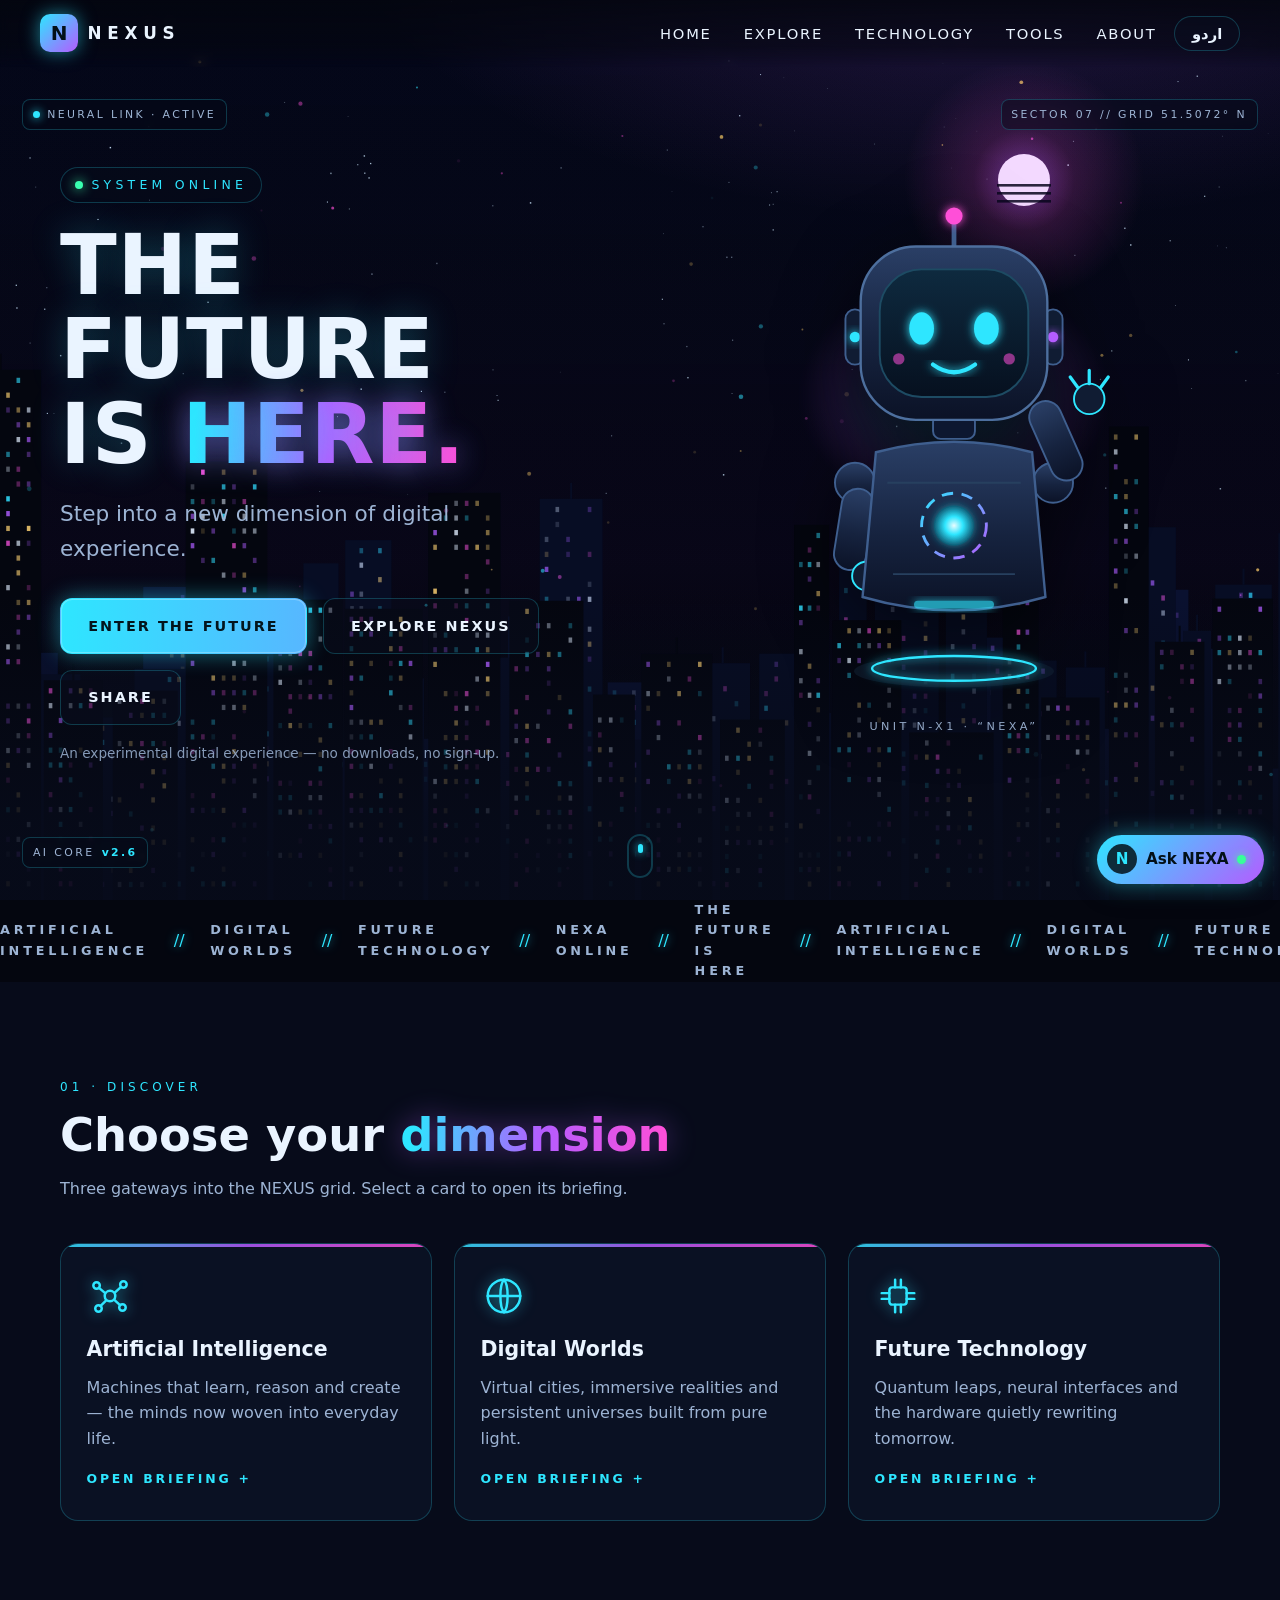
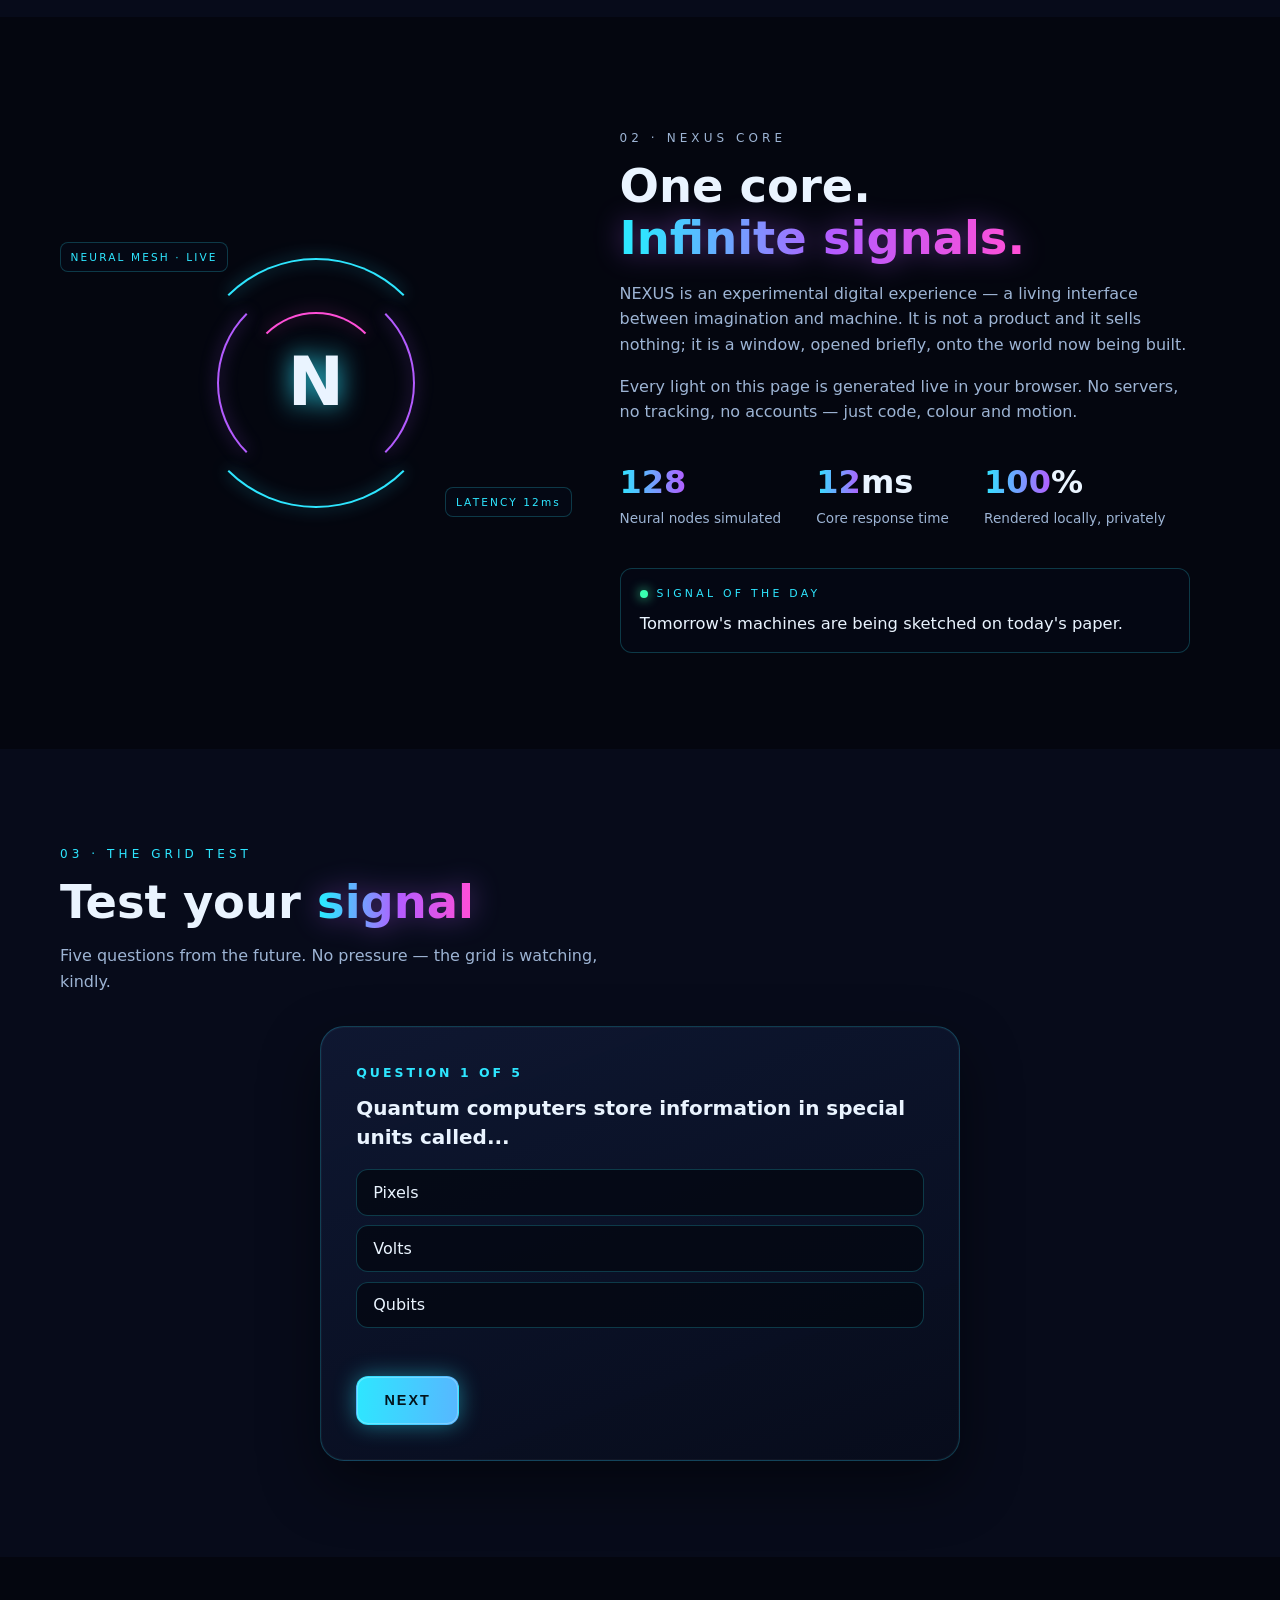
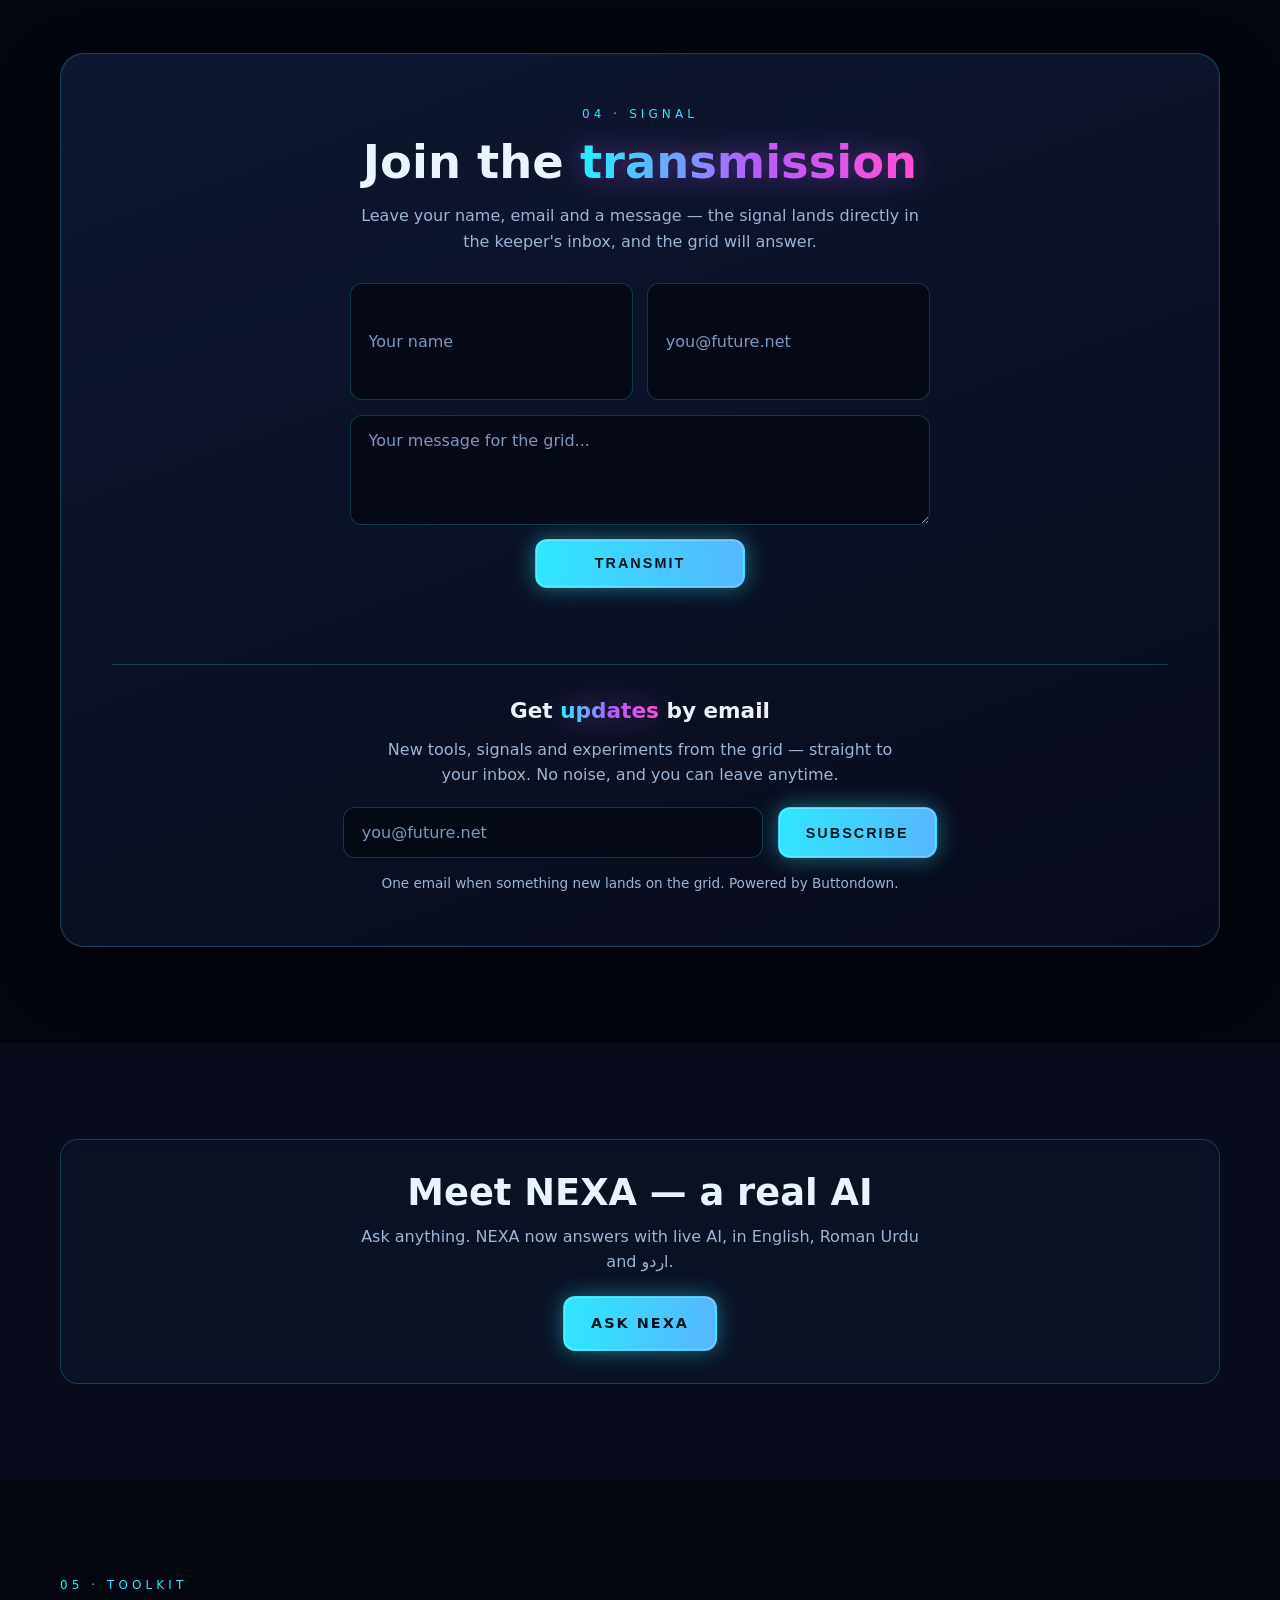
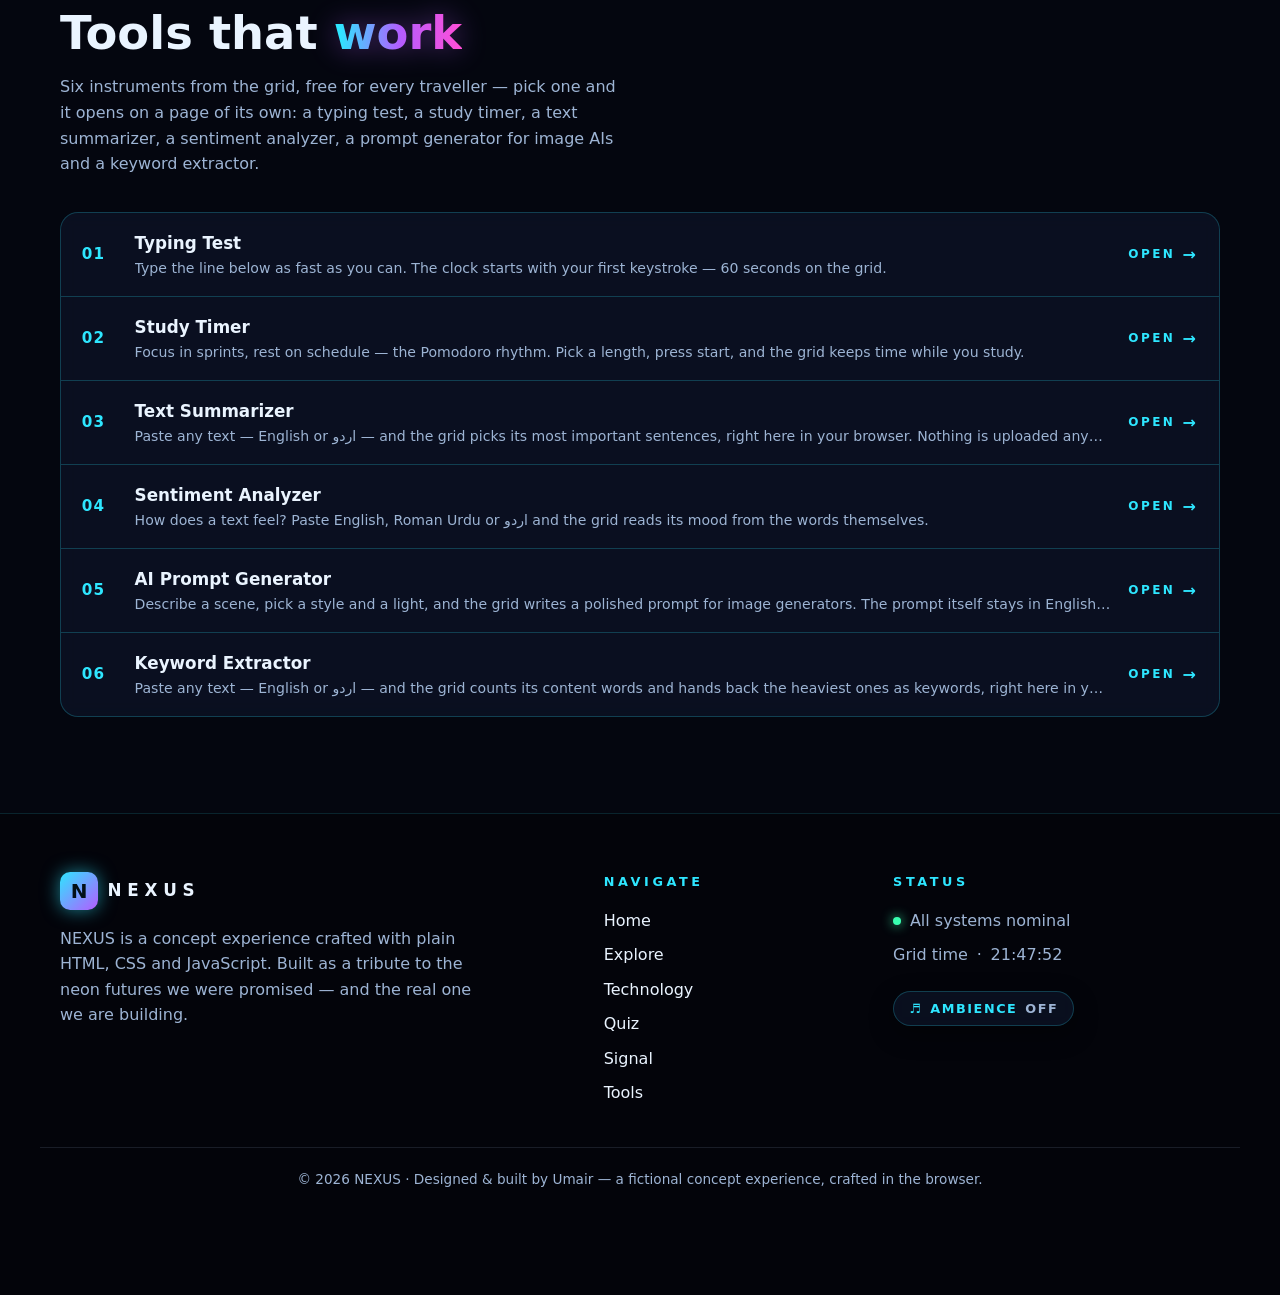
<file: index.html>
<!DOCTYPE html>
<html lang="en">
<head>
<meta charset="UTF-8">
<meta name="viewport" content="width=device-width, initial-scale=1.0">
<meta name="theme-color" content="#04060f">
<title>NEXUS — The Future Is Here</title>
<meta name="description" content="NEXUS is an experimental digital experience: a neon gateway to artificial intelligence, digital worlds and future technology.">
<meta property="og:type" content="website">
<meta property="og:site_name" content="NEXUS">
<meta property="og:title" content="NEXUS — The Future Is Here">
<meta property="og:description" content="Step into a new dimension of digital experience. Meet NEXA, the guide bot of the grid.">
<meta property="og:url" content="https://ummiunoffical-coder.github.io/nexus/">
<meta property="og:image" content="https://ummiunoffical-coder.github.io/nexus/poster.jpg">
<meta property="og:image:width" content="1280">
<meta property="og:image:height" content="1920">
<meta property="og:image:alt" content="Official NEXUS poster: the robot NEXA standing in a neon cyberpunk city">
<meta name="twitter:card" content="summary_large_image">
<meta name="twitter:title" content="NEXUS — The Future Is Here">
<meta name="twitter:description" content="Step into a new dimension of digital experience. Meet NEXA, the guide bot of the grid.">
<meta name="twitter:image" content="https://ummiunoffical-coder.github.io/nexus/poster.jpg">
<link rel="canonical" href="https://ummiunoffical-coder.github.io/nexus/">
<meta name="robots" content="index, follow">
<link rel="icon" href="data:image/svg+xml,%3Csvg xmlns='http://www.w3.org/2000/svg' viewBox='0 0 32 32'%3E%3Crect width='32' height='32' rx='7' fill='%23050814'/%3E%3Cpath d='M9 23V9l14 14V9' stroke='%232ee6ff' stroke-width='3.4' fill='none' stroke-linecap='round' stroke-linejoin='round'/%3E%3C/svg%3E">
<link rel="stylesheet" href="style.css?v=20261115-23">
</head>
<body>

<!-- Boot intro + scroll progress -->
<div class="boot" id="bootOverlay" aria-hidden="true">
  <div class="boot-inner">
    <p class="boot-logo">NEXUS</p>
    <p class="boot-line">SYSTEM BOOTING</p>
    <div class="boot-bar"><span></span></div>
  </div>
</div>
<div class="scroll-progress" id="scrollProgress" aria-hidden="true"></div>

<!-- Skip link for keyboard users -->
<a class="skip-link" href="#explore" data-i18n="skip">Skip to content</a>

<!-- ================= HEADER / NAVIGATION ================= -->
<header class="site-header" id="top">
  <nav class="nav container" aria-label="Main navigation">
    <a class="wordmark" href="#home" aria-label="NEXUS home">
      <span class="wordmark-mark" aria-hidden="true">N</span>
      <span class="wordmark-text">NEXUS</span>
    </a>
    <div class="nav-right">
    <ul class="nav-links" id="navLinks">
      <li><a href="#home" data-i18n="nav.home">Home</a></li>
      <li><a href="#explore" data-i18n="nav.explore">Explore</a></li>
      <li><a href="#technology" data-i18n="nav.technology">Technology</a></li>
      <li><a href="#tools" data-i18n="nav.tools">Tools</a></li>
      <li><a href="#about" data-i18n="nav.about">About</a></li>
    </ul>
    <button class="lang-toggle" id="langToggle" type="button" aria-label="Switch language to Urdu">اردو</button>
    <button class="nav-toggle" id="navToggle" aria-expanded="false" aria-controls="navLinks" aria-label="Open menu">
      <span></span><span></span><span></span>
    </button>
    </div>
  </nav>
</header>

<main>
<!-- ================= HERO ================= -->
<section class="hero" id="home" aria-label="NEXUS hero">
  <!-- Animated neon city rendered on canvas by script.js -->
  <canvas id="cityCanvas" class="city-canvas" aria-hidden="true"></canvas>
  <div class="hero-fog" aria-hidden="true"></div>

  <!-- Floating HUD labels -->
  <div class="hud hud-tl" aria-hidden="true"><span class="hud-dot"></span>NEURAL LINK · ACTIVE</div>
  <div class="hud hud-tr" aria-hidden="true">SECTOR 07 // GRID 51.5072° N</div>
  <div class="hud hud-bl" aria-hidden="true">AI CORE <strong>v2.6</strong></div>
  <div class="hud hud-br" aria-hidden="true">PWR ▮▮▮▮▯ 98%</div>

  <div class="hero-inner container">
    <div class="hero-copy">
      <p class="status-label"><span class="status-dot" aria-hidden="true"></span><span data-i18n="hero.status">SYSTEM ONLINE</span></p>
      <h1 class="hero-title">THE FUTURE<br>IS <span class="grad-text">HERE.</span></h1>
      <p class="hero-sub" data-i18n="hero.sub">Step into a new dimension of digital experience.</p>
      <div class="hero-actions">
        <a class="btn btn-primary" href="#explore" id="enterBtn" data-i18n="hero.enter">ENTER THE FUTURE</a>
        <a class="btn btn-ghost" href="#technology" data-i18n="hero.explore">EXPLORE NEXUS</a>
        <a class="btn btn-ghost" href="https://wa.me/?text=NEXUS%20%E2%80%94%20The%20Future%20Is%20Here.%20Step%20into%20a%20new%20dimension%20of%20digital%20experience%3A%20https%3A%2F%2Fummiunoffical-coder.github.io%2Fnexus%2F" target="_blank" rel="noopener" data-i18n="hero.share">SHARE</a>
      </div>
      <p class="hero-note" data-i18n="hero.note">An experimental digital experience — no downloads, no sign-up.</p>
    </div>

    <!-- ===== Friendly AI robot (layered SVG, animated by CSS/JS) ===== -->
    <div class="robot-wrap" id="robotWrap" aria-hidden="true">
      <div class="robot-halo"></div>
      <svg class="robot" viewBox="0 0 420 540" aria-hidden="true" focusable="false">
        <defs>
          <linearGradient id="bodyGrad" x1="0" y1="0" x2="0" y2="1">
            <stop offset="0" stop-color="#2a3f66"/>
            <stop offset=".55" stop-color="#16233f"/>
            <stop offset="1" stop-color="#0b1226"/>
          </linearGradient>
          <linearGradient id="faceGrad" x1="0" y1="0" x2="0" y2="1">
            <stop offset="0" stop-color="#0e2a3f"/>
            <stop offset="1" stop-color="#06101f"/>
          </linearGradient>
          <linearGradient id="accentGrad" x1="0" y1="0" x2="1" y2="1">
            <stop offset="0" stop-color="#2ee6ff"/>
            <stop offset="1" stop-color="#b45cff"/>
          </linearGradient>
          <radialGradient id="coreGrad" cx=".5" cy=".5" r=".5">
            <stop offset="0" stop-color="#eafcff"/>
            <stop offset=".45" stop-color="#2ee6ff"/>
            <stop offset="1" stop-color="#0e5a74"/>
          </radialGradient>
          <filter id="softGlow" x="-60%" y="-60%" width="220%" height="220%">
            <feGaussianBlur stdDeviation="5" result="b"/>
            <feMerge><feMergeNode in="b"/><feMergeNode in="SourceGraphic"/></feMerge>
          </filter>
        </defs>

        <!-- hover glow disc -->
        <ellipse class="hover-disc" cx="210" cy="498" rx="105" ry="17" fill="#123" opacity=".55"/>
        <ellipse class="hover-ring" cx="210" cy="495" rx="86" ry="13" fill="none" stroke="#2ee6ff" stroke-width="2.5" filter="url(#softGlow)"/>

        <!-- left arm (viewer left, resting) -->
        <g class="arm arm-left">
          <circle cx="106" cy="300" r="21" fill="url(#bodyGrad)" stroke="#3f5f8f" stroke-width="2"/>
          <rect x="88" y="306" width="34" height="86" rx="17" fill="url(#bodyGrad)" stroke="#3f5f8f" stroke-width="2" transform="rotate(9 105 349)"/>
          <circle cx="118" cy="398" r="15" fill="#101c33" stroke="#2ee6ff" stroke-width="2"/>
        </g>
        <!-- right arm (viewer right, friendly wave) -->
        <g class="arm arm-right">
          <circle cx="314" cy="300" r="21" fill="url(#bodyGrad)" stroke="#3f5f8f" stroke-width="2"/>
          <rect x="300" y="212" width="34" height="88" rx="17" fill="url(#bodyGrad)" stroke="#3f5f8f" stroke-width="2" transform="rotate(-24 317 256)"/>
          <circle cx="352" cy="212" r="16" fill="#101c33" stroke="#2ee6ff" stroke-width="2"/>
          <path d="M352 196 v-14 M340 200 l-8-11 M364 200 l8-11" stroke="#2ee6ff" stroke-width="3.4" stroke-linecap="round"/>
        </g>

        <!-- torso -->
        <path d="M128 268 Q210 246 292 268 L306 420 Q210 448 114 420 Z" fill="url(#bodyGrad)" stroke="#3f5f8f" stroke-width="2.5"/>
        <path d="M140 300 H280 M146 396 H274" stroke="#27405f" stroke-width="2"/>
        <!-- chest core -->
        <circle class="core-ring" cx="210" cy="345" r="34" fill="none" stroke="url(#accentGrad)" stroke-width="3"/>
        <circle class="core" cx="210" cy="345" r="21" fill="url(#coreGrad)" filter="url(#softGlow)"/>
        <!-- waist light strip -->
        <rect x="168" y="424" width="84" height="8" rx="4" fill="#2ee6ff" opacity=".65" filter="url(#softGlow)"/>

        <!-- neck -->
        <rect x="188" y="228" width="44" height="26" rx="8" fill="#0d1730" stroke="#3f5f8f" stroke-width="2"/>

        <!-- head group (gentle tilt via CSS) -->
        <g class="robot-head">
          <!-- antenna -->
          <line x1="210" y1="58" x2="210" y2="26" stroke="#3f5f8f" stroke-width="5" stroke-linecap="round"/>
          <circle class="antenna-orb" cx="210" cy="20" r="9" fill="#ff4fd8" filter="url(#softGlow)"/>
          <!-- ear pods -->
          <rect x="96" y="118" width="20" height="58" rx="10" fill="#101c33" stroke="#3f5f8f" stroke-width="2"/>
          <rect x="304" y="118" width="20" height="58" rx="10" fill="#101c33" stroke="#3f5f8f" stroke-width="2"/>
          <circle cx="106" cy="147" r="5.5" fill="#2ee6ff" filter="url(#softGlow)"/>
          <circle cx="314" cy="147" r="5.5" fill="#b45cff" filter="url(#softGlow)"/>
          <!-- head shell -->
          <rect x="112" y="52" width="196" height="182" rx="58" fill="url(#bodyGrad)" stroke="#4d6f9e" stroke-width="2.5"/>
          <!-- face screen -->
          <rect x="132" y="76" width="156" height="134" rx="44" fill="url(#faceGrad)" stroke="#1d4b63" stroke-width="2"/>
          <!-- eyes -->
          <g class="eyes">
            <ellipse class="eye" cx="176" cy="138" rx="13" ry="17" fill="#2ee6ff" filter="url(#softGlow)"/>
            <ellipse class="eye" cx="244" cy="138" rx="13" ry="17" fill="#2ee6ff" filter="url(#softGlow)"/>
          </g>
          <!-- smile -->
          <path d="M188 176 Q210 192 232 176" fill="none" stroke="#2ee6ff" stroke-width="4.5" stroke-linecap="round" filter="url(#softGlow)"/>
          <!-- cheeks -->
          <circle cx="152" cy="170" r="6" fill="#ff4fd8" opacity=".55"/>
          <circle cx="268" cy="170" r="6" fill="#ff4fd8" opacity=".55"/>
        </g>
      </svg>
      <p class="robot-tag">UNIT N-X1 · “NEXA”</p>
    </div>
  </div>

  <a class="scroll-cue" href="#explore" aria-label="Scroll down to explore">
    <span></span>
  </a>
</section>

<!-- ================= DISCOVER ================= -->
<div class="marquee" aria-hidden="true">
  <div class="marquee-track">
    <span>ARTIFICIAL INTELLIGENCE</span><i>//</i><span>DIGITAL WORLDS</span><i>//</i><span>FUTURE TECHNOLOGY</span><i>//</i><span>NEXA ONLINE</span><i>//</i><span>THE FUTURE IS HERE</span><i>//</i>
    <span>ARTIFICIAL INTELLIGENCE</span><i>//</i><span>DIGITAL WORLDS</span><i>//</i><span>FUTURE TECHNOLOGY</span><i>//</i><span>NEXA ONLINE</span><i>//</i><span>THE FUTURE IS HERE</span><i>//</i>
  </div>
</div>

<section class="section" id="explore" aria-labelledby="discoverTitle">
  <div class="container">
    <p class="section-kicker reveal" data-i18n="discover.kicker">01 · DISCOVER</p>
    <h2 class="section-title reveal" id="discoverTitle" data-i18n="discover.title">Choose your <span class="grad-text">dimension</span></h2>
    <p class="section-sub reveal" data-i18n="discover.sub">Three gateways into the NEXUS grid. Select a card to open its briefing.</p>

    <div class="cards">
      <article class="card reveal" tabindex="0" role="button" aria-expanded="false" data-card>
        <div class="card-icon" aria-hidden="true">
          <svg viewBox="0 0 48 48"><circle cx="24" cy="24" r="5.5"/><circle cx="10" cy="13" r="3.4"/><circle cx="38" cy="12" r="3.4"/><circle cx="12" cy="37" r="3.4"/><circle cx="37" cy="36" r="3.4"/><path d="M19 21 12.5 15.5M29 20.5 35 15M20 28.5 14 34.5M28.5 28 34.5 33.5"/></svg>
        </div>
        <h3 data-i18n="card1.title">Artificial Intelligence</h3>
        <p data-i18n="card1.text">Machines that learn, reason and create — the minds now woven into everyday life.</p>
        <div class="card-more">
          <p data-i18n="card1.more">From language models to vision systems, modern AI predicts, generates and decides in milliseconds. NEXUS maps where this intelligence is heading next — and what it means for the humans guiding it.</p>
        </div>
        <span class="card-cta">OPEN BRIEFING +</span>
      </article>

      <article class="card reveal" tabindex="0" role="button" aria-expanded="false" data-card>
        <div class="card-icon" aria-hidden="true">
          <svg viewBox="0 0 48 48"><circle cx="24" cy="24" r="17"/><path d="M7 24h34M24 7c5 5.4 5 28.6 0 34M24 7c-5 5.4-5 28.6 0 34"/></svg>
        </div>
        <h3 data-i18n="card2.title">Digital Worlds</h3>
        <p data-i18n="card2.text">Virtual cities, immersive realities and persistent universes built from pure light.</p>
        <div class="card-more">
          <p data-i18n="card2.more">Digital worlds are no longer games alone — they are workplaces, classrooms and concert halls. Step through the portal and explore how entire societies are being prototyped inside simulated space.</p>
        </div>
        <span class="card-cta">OPEN BRIEFING +</span>
      </article>

      <article class="card reveal" tabindex="0" role="button" aria-expanded="false" data-card>
        <div class="card-icon" aria-hidden="true">
          <svg viewBox="0 0 48 48"><rect x="15" y="15" width="18" height="18" rx="3"/><path d="M21 15V7M27 15V7M21 41v-8M27 41v-8M15 21H7M15 27H7M41 21h-8M41 27h-8"/></svg>
        </div>
        <h3 data-i18n="card3.title">Future Technology</h3>
        <p data-i18n="card3.text">Quantum leaps, neural interfaces and the hardware quietly rewriting tomorrow.</p>
        <div class="card-more">
          <p data-i18n="card3.more">Chips that think, networks that feel instant, machines that build machines. This briefing tracks the inventions moving from laboratory prototypes to the device in your pocket.</p>
        </div>
        <span class="card-cta">OPEN BRIEFING +</span>
      </article>
    </div>
  </div>
</section>

<!-- ================= NEXUS CORE ================= -->
<section class="section core-section" id="technology" aria-labelledby="coreTitle">
  <div class="container core-grid">
    <div class="core-visual reveal" aria-hidden="true">
      <div class="core-orb">
        <div class="ring ring-1"></div>
        <div class="ring ring-2"></div>
        <div class="ring ring-3"></div>
        <div class="core-center">N</div>
      </div>
      <div class="core-chip chip-a">NEURAL MESH · LIVE</div>
      <div class="core-chip chip-b">LATENCY 12ms</div>
    </div>
    <div class="core-copy">
      <p class="section-kicker reveal" data-i18n="core.kicker">02 · NEXUS CORE</p>
      <h2 class="section-title reveal" id="coreTitle" data-i18n="core.title">One core.<br><span class="grad-text">Infinite signals.</span></h2>
      <p class="reveal" data-i18n="core.p1">NEXUS is an experimental digital experience — a living interface between imagination and machine. It is not a product and it sells nothing; it is a window, opened briefly, onto the world now being built.</p>
      <p class="reveal" data-i18n="core.p2">Every light on this page is generated live in your browser. No servers, no tracking, no accounts — just code, colour and motion.</p>
      <dl class="stats reveal">
        <div><dt><span data-count="128">0</span></dt><dd data-i18n="core.stat1">Neural nodes simulated</dd></div>
        <div><dt><span data-count="12">0</span>ms</dt><dd data-i18n="core.stat2">Core response time</dd></div>
        <div><dt><span data-count="100">0</span>%</dt><dd data-i18n="core.stat3">Rendered locally, privately</dd></div>
      </dl>
      <div class="sotd reveal">
        <p class="sotd-label"><span class="status-dot" aria-hidden="true"></span><span data-i18n="sotd.label">SIGNAL OF THE DAY</span></p>
        <p class="sotd-text" id="sotdText">Tuning into today's frequency...</p>
      </div>
    </div>
  </div>
</section>

<!-- ================= THE GRID TEST (quiz) ================= -->
<section class="section" id="quiz" aria-labelledby="quizTitle">
  <div class="container">
    <p class="section-kicker reveal" data-i18n="quiz.kicker">03 · THE GRID TEST</p>
    <h2 class="section-title reveal" id="quizTitle" data-i18n="quiz.title">Test your <span class="grad-text">signal</span></h2>
    <p class="section-sub reveal" data-i18n="quiz.sub">Five questions from the future. No pressure — the grid is watching, kindly.</p>
    <div class="quiz-panel reveal" id="quizPanel">
      <p class="quiz-progress" id="quizProgress">Question 1 of 5</p>
      <h3 class="quiz-q" id="quizQ"></h3>
      <div class="quiz-opts" id="quizOpts"></div>
      <p class="quiz-feedback" id="quizFeedback" role="status" aria-live="polite"></p>
      <button class="btn btn-primary quiz-next" id="quizNext" type="button" hidden>NEXT</button>
      <div class="quiz-result" id="quizResult" hidden>
        <p class="quiz-score" id="quizScore"></p>
        <p class="quiz-rank" id="quizRank"></p>
        <button class="btn btn-ghost" id="quizRestart" type="button" data-i18n="quiz.playAgain">PLAY AGAIN</button>
      </div>
    </div>
  </div>
</section>

<!-- ================= SIGNAL ================= -->
<section class="section" id="signal" aria-labelledby="signalTitle">
  <div class="container">
    <div class="signal-panel reveal">
      <p class="section-kicker" data-i18n="signal.kicker">04 · SIGNAL</p>
      <h2 class="section-title" id="signalTitle" data-i18n="signal.title">Join the <span class="grad-text">transmission</span></h2>
      <p class="section-sub" data-i18n="signal.sub">Leave your name, email and a message — the signal lands directly in the keeper's inbox, and the grid will answer.</p>
      <form class="signal-form signal-form-v2" id="signalForm" novalidate>
        <div class="signal-row">
          <label class="visually-hidden" for="signalName">Your name</label>
          <input type="text" id="signalName" name="name" data-i18n-ph="signal.namePh" placeholder="Your name" autocomplete="name" maxlength="80">
          <label class="visually-hidden" for="signalEmail">Email address</label>
          <input type="email" id="signalEmail" name="email" data-i18n-ph="signal.emailPh" placeholder="you@future.net" autocomplete="email">
        </div>
        <label class="visually-hidden" for="signalMessage">Your message</label>
        <textarea id="signalMessage" name="message" rows="4" data-i18n-ph="signal.msgPh" placeholder="Your message for the grid..." maxlength="1500"></textarea>
        <button class="btn btn-primary" type="submit" id="signalBtn">TRANSMIT</button>
      </form>
      <p class="signal-msg" id="signalMsg" role="status" aria-live="polite"></p>
      <div class="updates-box">
        <h3 class="updates-title" data-i18n="updates.title">Get <span class="grad-text">updates</span> by email</h3>
        <p class="updates-sub" data-i18n="updates.sub">New tools, signals and experiments from the grid — straight to your inbox. No noise, and you can leave anytime.</p>
        <form class="updates-form embeddable-buttondown-form" action="https://buttondown.com/api/emails/embed-subscribe/nexusbyumair" method="post" target="popupwindow" onsubmit="window.open('https://buttondown.com/nexusbyumair', 'popupwindow')">
          <label class="visually-hidden" for="bdEmail">Email address for updates</label>
          <input type="email" name="email" id="bdEmail" data-i18n-ph="updates.emailPh" placeholder="you@future.net" autocomplete="email" required>
          <button class="btn btn-primary" type="submit" data-i18n="updates.btn">SUBSCRIBE</button>
        </form>
        <p class="updates-note" data-i18n="updates.note">One email when something new lands on the grid. Powered by Buttondown.</p>
      </div>
    </div>
  </div>
</section>

<!-- ================= MEET NEXA ================= -->
<section class="section nexa-promo-section" aria-labelledby="nexaPromoTitle">
  <div class="container">
    <div class="nexa-promo reveal">
      <h2 class="nexa-promo-title" id="nexaPromoTitle" data-i18n="nexaPromo.title">Meet NEXA — a real AI</h2>
      <p class="nexa-promo-sub" data-i18n="nexaPromo.sub">Ask anything. NEXA now answers with live AI, in English, Roman Urdu and اردو.</p>
      <a class="btn btn-primary" href="#nexa" data-i18n="nexaPromo.btn">ASK NEXA</a>
    </div>
  </div>
</section>

<!-- ================= TOOLS ================= -->
<section class="section" id="tools" aria-labelledby="toolsTitle">
  <div class="container">
    <p class="section-kicker reveal" data-i18n="tools.kicker">05 · TOOLKIT</p>
    <h2 class="section-title reveal" id="toolsTitle" data-i18n="tools.title">Tools that <span class="grad-text">work</span></h2>
    <p class="section-sub reveal" data-i18n="tools.sub">Six instruments from the grid, free for every traveller — pick one and it opens on a page of its own: a typing test, a study timer, a text summarizer, a sentiment analyzer, a prompt generator for image AIs and a keyword extractor.</p>

    <nav class="tools-index reveal" aria-label="Toolkit index">
      <a class="tool-row" href="#tool-typing">
        <span class="tool-num" aria-hidden="true">01</span>
        <span class="tool-row-main">
          <span class="tool-row-name" data-i18n="typing.title">Typing Test</span>
          <span class="tool-row-desc" data-i18n="typing.sub">Type the line below as fast as you can. The clock starts with your first keystroke — 60 seconds on the grid.</span>
        </span>
        <span class="tool-open" data-i18n="tools.open">OPEN</span>
      </a>
      <a class="tool-row" href="#tool-timer">
        <span class="tool-num" aria-hidden="true">02</span>
        <span class="tool-row-main">
          <span class="tool-row-name" data-i18n="study.title">Study Timer</span>
          <span class="tool-row-desc" data-i18n="study.sub">Focus in sprints, rest on schedule — the Pomodoro rhythm. Pick a length, press start, and the grid keeps time while you study.</span>
        </span>
        <span class="tool-open" data-i18n="tools.open">OPEN</span>
      </a>
      <a class="tool-row" href="#tool-summarizer">
        <span class="tool-num" aria-hidden="true">03</span>
        <span class="tool-row-main">
          <span class="tool-row-name" data-i18n="summ.title">Text Summarizer</span>
          <span class="tool-row-desc" data-i18n="summ.sub">Paste any text — English or اردو — and the grid picks its most important sentences, right here in your browser. Nothing is uploaded anywhere.</span>
        </span>
        <span class="tool-open" data-i18n="tools.open">OPEN</span>
      </a>
      <a class="tool-row" href="#tool-sentiment">
        <span class="tool-num" aria-hidden="true">04</span>
        <span class="tool-row-main">
          <span class="tool-row-name" data-i18n="sent.title">Sentiment Analyzer</span>
          <span class="tool-row-desc" data-i18n="sent.sub">How does a text feel? Paste English, Roman Urdu or اردو and the grid reads its mood from the words themselves.</span>
        </span>
        <span class="tool-open" data-i18n="tools.open">OPEN</span>
      </a>
      <a class="tool-row" href="#tool-prompt">
        <span class="tool-num" aria-hidden="true">05</span>
        <span class="tool-row-main">
          <span class="tool-row-name" data-i18n="prompt.title">AI Prompt Generator</span>
          <span class="tool-row-desc" data-i18n="prompt.sub">Describe a scene, pick a style and a light, and the grid writes a polished prompt for image generators. The prompt itself stays in English — that is the language image AIs understand best.</span>
        </span>
        <span class="tool-open" data-i18n="tools.open">OPEN</span>
      </a>
      <a class="tool-row" href="#tool-keywords">
        <span class="tool-num" aria-hidden="true">06</span>
        <span class="tool-row-main">
          <span class="tool-row-name" data-i18n="kw.title">Keyword Extractor</span>
          <span class="tool-row-desc" data-i18n="kw.sub">Paste any text — English or اردو — and the grid counts its content words and hands back the heaviest ones as keywords, right here in your browser.</span>
        </span>
        <span class="tool-open" data-i18n="tools.open">OPEN</span>
      </a>
    </nav>
  </div>
</section>

<!-- ================= TOOL VIEW: TYPING TEST ================= -->
<section class="tool-view" id="view-typing" hidden aria-labelledby="viewTitle-typing">
  <div class="container">
    <a class="tool-back" href="#tools" data-i18n="tools.back">← All tools</a>
    <h2 class="tool-view-title" id="viewTitle-typing" data-i18n="typing.title">Typing Test</h2>
    <div class="tool-card reveal">
        <p class="tool-sub" data-i18n="typing.sub">Type the line below as fast as you can. The clock starts with your first keystroke — 60 seconds on the grid.</p>
        <p class="type-sample" id="ttSample" aria-label="Text to type"></p>
        <label class="visually-hidden" for="ttInput">Type here</label>
        <textarea id="ttInput" class="tool-area" rows="3" data-i18n-ph="typing.inputPh" placeholder="Start typing here..." autocomplete="off" autocapitalize="off" spellcheck="false"></textarea>
        <div class="tool-stats three">
          <div><span class="ts-num" id="ttTime">60</span><span class="ts-label" data-i18n="typing.seconds">Seconds left</span></div>
          <div><span class="ts-num" id="ttWpm">0</span><span class="ts-label" data-i18n="typing.wpm">WPM</span></div>
          <div><span class="ts-num" id="ttAcc">100%</span><span class="ts-label" data-i18n="typing.accuracy">Accuracy</span></div>
        </div>
        <p class="tool-result" id="ttResult" role="status" aria-live="polite" data-i18n="typing.resultIdle">Your rank will appear here.</p>
        <p class="tool-actions">
          <button class="btn btn-ghost" type="button" id="ttRestart" data-i18n="typing.restart">RESTART</button>
          <button class="btn btn-ghost" type="button" id="ttNew" data-i18n="typing.newText">NEW TEXT</button>
        </p>
        <p class="tool-actions" id="ttShareBtnWrap" hidden>
          <button class="btn btn-primary" type="button" id="ttShare" data-i18n="typing.share">SHARE RESULT</button>
        </p>
        <p class="tool-actions" id="ttShareRow" hidden>
          <a class="btn btn-ghost" id="ttDl" download="nexus-typing-result.png" data-i18n="typing.download">DOWNLOAD CARD</a>
          <a class="btn btn-ghost" id="ttWa" href="https://wa.me/" target="_blank" rel="noopener" data-i18n="typing.whatsapp">WHATSAPP</a>
        </p>
    </div>
  </div>
</section>

<!-- ================= TOOL VIEW: STUDY TIMER ================= -->
<section class="tool-view" id="view-timer" hidden aria-labelledby="viewTitle-timer">
  <div class="container">
    <a class="tool-back" href="#tools" data-i18n="tools.back">← All tools</a>
    <h2 class="tool-view-title" id="viewTitle-timer" data-i18n="study.title">Study Timer</h2>
    <div class="tool-card reveal">
        <p class="tool-sub" data-i18n="study.sub">Focus in sprints, rest on schedule — the Pomodoro rhythm. Pick a length, press start, and the grid keeps time while you study.</p>
        <p class="study-display" id="stDisplay">25:00</p>
        <p class="tool-actions study-presets">
          <button class="btn btn-ghost st-preset is-active" type="button" data-mins="25" data-i18n="study.presetFocus">FOCUS · 25 MIN</button>
          <button class="btn btn-ghost st-preset" type="button" data-mins="15" data-i18n="study.presetSprint">SPRINT · 15 MIN</button>
          <button class="btn btn-ghost st-preset" type="button" data-mins="5" data-i18n="study.presetBreak">BREAK · 5 MIN</button>
        </p>
        <p class="tool-result" id="stStatus" role="status" aria-live="polite" data-i18n="study.ready">Ready when you are — pick a length and press START.</p>
        <p class="tool-actions">
          <button class="btn btn-primary" type="button" id="stToggle" data-i18n="study.start">START</button>
          <button class="btn btn-ghost" type="button" id="stReset" data-i18n="study.reset">RESET</button>
        </p>
    </div>
  </div>
</section>

<!-- ================= TOOL VIEW: TEXT SUMMARIZER ================= -->
<section class="tool-view" id="view-summarizer" hidden aria-labelledby="viewTitle-summarizer">
  <div class="container">
    <a class="tool-back" href="#tools" data-i18n="tools.back">← All tools</a>
    <h2 class="tool-view-title" id="viewTitle-summarizer" data-i18n="summ.title">Text Summarizer</h2>
    <div class="tool-card reveal">
        <p class="tool-sub" data-i18n="summ.sub">Paste any text — English or اردو — and the grid picks its most important sentences, right here in your browser. Nothing is uploaded anywhere.</p>
        <label class="visually-hidden" for="smInput">Text to summarise</label>
        <textarea id="smInput" class="tool-area" rows="5" data-i18n-ph="summ.inputPh" placeholder="Paste the text to summarise..." autocomplete="off" spellcheck="false"></textarea>
        <p class="tool-actions">
          <button class="btn btn-ghost tool-toggle sm-len is-active" type="button" data-keep="3" data-i18n="summ.lenShort">SHORT · TOP 3</button>
          <button class="btn btn-ghost tool-toggle sm-len" type="button" data-keep="5" data-i18n="summ.lenLong">LONG · TOP 5</button>
          <button class="btn btn-primary" type="button" id="smBtn" data-i18n="summ.btn">SUMMARISE</button>
        </p>
        <div class="tool-output" id="smOutput" hidden></div>
        <p class="tool-result" id="smStat" role="status" aria-live="polite" data-i18n="summ.idle">Your summary will appear here.</p>
    </div>
  </div>
</section>

<!-- ================= TOOL VIEW: SENTIMENT ANALYZER ================= -->
<section class="tool-view" id="view-sentiment" hidden aria-labelledby="viewTitle-sentiment">
  <div class="container">
    <a class="tool-back" href="#tools" data-i18n="tools.back">← All tools</a>
    <h2 class="tool-view-title" id="viewTitle-sentiment" data-i18n="sent.title">Sentiment Analyzer</h2>
    <div class="tool-card reveal">
        <p class="tool-sub" data-i18n="sent.sub">How does a text feel? Paste English, Roman Urdu or اردو and the grid reads its mood from the words themselves.</p>
        <label class="visually-hidden" for="saInput">Text to analyse</label>
        <textarea id="saInput" class="tool-area" rows="4" data-i18n-ph="sent.inputPh" placeholder="Paste a sentence, a review, a message..." autocomplete="off" spellcheck="false"></textarea>
        <p class="tool-actions">
          <button class="btn btn-primary" type="button" id="saBtn" data-i18n="sent.btn">ANALYSE</button>
        </p>
        <div class="sent-meter" aria-hidden="true"><div class="sent-meter-dot" id="saDot"></div></div>
        <div class="sent-scale" aria-hidden="true"><span data-i18n="sent.negative">NEGATIVE</span><span data-i18n="sent.positive">POSITIVE</span></div>
        <p class="tool-result" id="saResult" role="status" aria-live="polite" data-i18n="sent.idle">The verdict will appear here.</p>
    </div>
  </div>
</section>

<!-- ================= TOOL VIEW: AI PROMPT GENERATOR ================= -->
<section class="tool-view" id="view-prompt" hidden aria-labelledby="viewTitle-prompt">
  <div class="container">
    <a class="tool-back" href="#tools" data-i18n="tools.back">← All tools</a>
    <h2 class="tool-view-title" id="viewTitle-prompt" data-i18n="prompt.title">AI Prompt Generator</h2>
    <div class="tool-card tool-card-wide reveal">
        <p class="tool-sub" data-i18n="prompt.sub">Describe a scene, pick a style and a light, and the grid writes a polished prompt for image generators. The prompt itself stays in English — that is the language image AIs understand best.</p>
        <label class="visually-hidden" for="pgSubject">Scene to describe</label>
        <input type="text" id="pgSubject" class="tool-area" data-i18n-ph="prompt.subjectPh" placeholder="e.g. a lighthouse on a cliff at dawn" autocomplete="off" maxlength="160">
        <div class="tool-fields">
          <div>
            <label class="tool-label" for="pgStyle" data-i18n="prompt.styleLabel">Style</label>
            <select id="pgStyle" class="tool-select">
              <option value="cinematic" data-i18n="prompt.styleCinematic">Cinematic</option>
              <option value="photoreal" data-i18n="prompt.stylePhotoreal">Photoreal</option>
              <option value="anime" data-i18n="prompt.styleAnime">Anime</option>
              <option value="digital" data-i18n="prompt.styleDigital">Digital Art</option>
              <option value="render3d" data-i18n="prompt.style3d">3D Render</option>
            </select>
          </div>
          <div>
            <label class="tool-label" for="pgLight" data-i18n="prompt.lightLabel">Lighting / mood</label>
            <select id="pgLight" class="tool-select">
              <option value="golden" data-i18n="prompt.lightGolden">Golden hour</option>
              <option value="neon" data-i18n="prompt.lightNeon">Neon night</option>
              <option value="daylight" data-i18n="prompt.lightDaylight">Soft daylight</option>
              <option value="dramatic" data-i18n="prompt.lightDramatic">Dramatic shadows</option>
            </select>
          </div>
        </div>
        <label class="visually-hidden" for="pgOutput">Generated prompt</label>
        <textarea id="pgOutput" class="tool-area" rows="3" readonly data-i18n-ph="prompt.outputPh" placeholder="Your prompt will appear here..."></textarea>
        <p class="tool-actions">
          <button class="btn btn-primary" type="button" id="pgBtn" data-i18n="prompt.btn">GENERATE PROMPT</button>
          <button class="btn btn-ghost" type="button" id="pgCopy" data-i18n="prompt.copy">COPY</button>
        </p>
        <p class="tool-result" id="pgMsg" role="status" aria-live="polite" data-i18n="prompt.idle">Your prompt will appear here.</p>
    </div>
  </div>
</section>

<!-- ================= TOOL VIEW: KEYWORD EXTRACTOR ================= -->
<section class="tool-view" id="view-keywords" hidden aria-labelledby="viewTitle-keywords">
  <div class="container">
    <a class="tool-back" href="#tools" data-i18n="tools.back">← All tools</a>
    <h2 class="tool-view-title" id="viewTitle-keywords" data-i18n="kw.title">Keyword Extractor</h2>
    <div class="tool-card reveal">
        <p class="tool-sub" data-i18n="kw.sub">Paste any text — English or اردو — and the grid counts its content words and hands back the heaviest ones as keywords, right here in your browser.</p>
        <label class="visually-hidden" for="kwInput">Text to extract keywords from</label>
        <textarea id="kwInput" class="tool-area" rows="5" data-i18n-ph="kw.inputPh" placeholder="Paste text to extract keywords from..." autocomplete="off" spellcheck="false"></textarea>
        <p class="tool-actions">
          <button class="btn btn-ghost tool-toggle kw-count is-active" type="button" data-count="10" data-i18n="kw.count10">TOP 10</button>
          <button class="btn btn-ghost tool-toggle kw-count" type="button" data-count="20" data-i18n="kw.count20">TOP 20</button>
          <button class="btn btn-primary" type="button" id="kwBtn" data-i18n="kw.btn">EXTRACT</button>
          <button class="btn btn-ghost" type="button" id="kwCopy" data-i18n="kw.copy">COPY</button>
        </p>
        <div class="kw-chips" id="kwOutput" hidden></div>
        <p class="tool-result" id="kwStat" role="status" aria-live="polite" data-i18n="kw.idle">Your keywords will appear here.</p>
    </div>
  </div>
</section>

<!-- ================= NEXA VIEW: LIVE AI ================= -->
<section class="tool-view" id="view-nexa" hidden aria-labelledby="viewTitle-nexa">
  <div class="container">
    <a class="tool-back" href="#" data-i18n="nexaView.back">← Back</a>
    <h2 class="tool-view-title" id="viewTitle-nexa" data-i18n="nexaView.title">NEXA — Live AI</h2>
    <div class="nexa-panel" id="nexaPanel" role="dialog" aria-label="Chat with NEXA, the NEXUS guide bot">
      <div class="nexa-head">
        <div class="nexa-avatar" aria-hidden="true">N</div>
        <div class="nexa-head-copy">
          <p class="nexa-name">NEXA</p>
          <p class="nexa-status"><span class="status-dot" aria-hidden="true"></span><span data-i18n="nexa.status">Online · ask me anything</span></p>
        </div>
        <button class="nexa-voice" id="nexaVoice" type="button" aria-pressed="false" aria-label="Hear NEXA replies aloud" title="Hear NEXA replies aloud"><svg viewBox="0 0 24 24" width="19" height="19" fill="none" stroke="currentColor" stroke-width="2" stroke-linecap="round" stroke-linejoin="round" aria-hidden="true"><path d="M11 5 6 9H3v6h3l5 4z" fill="currentColor" stroke="none"/><path class="nexa-voice-waves" d="M15.5 8.5a5 5 0 0 1 0 7"/><path class="nexa-voice-waves" d="M18.4 5.8a9.2 9.2 0 0 1 0 12.4"/></svg></button>
        <button class="nexa-close" id="nexaClose" type="button" aria-label="Close chat">&times;</button>
      </div>
      <div class="nexa-msgs" id="nexaMsgs" aria-live="polite"></div>
      <div class="nexa-chips" id="nexaChips">
        <button type="button" class="nexa-chip" data-q="What is NEXUS?">What is NEXUS?</button>
        <button type="button" class="nexa-chip" data-q="Tell me about Artificial Intelligence">Artificial Intelligence</button>
        <button type="button" class="nexa-chip" data-q="Is NEXUS free?">Is it free?</button>
        <button type="button" class="nexa-chip" data-q="How do I join the signal?">Join the signal</button>
        <button type="button" class="nexa-chip" lang="ur" data-q="نیکسس کیا ہے؟">نیکسس کیا ہے؟</button>
        <button type="button" class="nexa-chip" data-q="What is the signal of the day?">Signal of the Day</button>
        <button type="button" class="nexa-chip" lang="ur" data-q="ٹائپنگ ٹیسٹ کیا ہے؟">ٹائپنگ ٹیسٹ</button>
        <button type="button" class="nexa-chip" lang="ur" data-q="آج کا سگنل کیا ہے؟">آج کا سگنل</button>
      </div>
      <div class="nexa-suggest" id="nexaSuggest">
        <button type="button" class="nexa-chip nexa-sug" data-i18n="nexa.sug1">What is AI?</button>
        <button type="button" class="nexa-chip nexa-sug" data-i18n="nexa.sug2">What is a black hole?</button>
        <button type="button" class="nexa-chip nexa-sug" data-i18n="nexa.sug3">How will AI change jobs?</button>
        <button type="button" class="nexa-chip nexa-sug" data-i18n="nexa.sug4">Tell me about the future of space travel</button>
      </div>
      <form class="nexa-form" id="nexaForm">
        <label class="visually-hidden" for="nexaInput">Ask NEXA a question</label>
        <input type="text" id="nexaInput" data-i18n-ph="nexa.placeholder" placeholder="Ask NEXA anything…" autocomplete="off" maxlength="300">
        <button class="nexa-mic" id="nexaMic" type="button" aria-pressed="false" aria-label="Ask NEXA by voice" title="Ask by voice"><svg viewBox="0 0 24 24" width="18" height="18" fill="none" stroke="currentColor" stroke-width="2" stroke-linecap="round" stroke-linejoin="round" aria-hidden="true"><rect x="9" y="2.5" width="6" height="11" rx="3"/><path d="M5.5 11a6.5 6.5 0 0 0 13 0"/><path d="M12 17.5V21"/></svg></button>
        <button class="nexa-send" type="submit" aria-label="Send message">&#10148;</button>
      </form>
    </div>
  </div>
</section>

</main>

<!-- ================= FOOTER / ABOUT ================= -->
<footer class="site-footer" id="about">
  <div class="container footer-grid">
    <div>
      <a class="wordmark" href="#home" aria-label="Back to top — NEXUS home">
        <span class="wordmark-mark" aria-hidden="true">N</span>
        <span class="wordmark-text">NEXUS</span>
      </a>
      <p class="footer-about" data-i18n="footer.about">NEXUS is a concept experience crafted with plain HTML, CSS and JavaScript. Built as a tribute to the neon futures we were promised — and the real one we are building.</p>
    </div>
    <nav aria-label="Footer navigation">
      <h3 class="footer-h" data-i18n="footer.navigate">Navigate</h3>
      <ul class="footer-links">
        <li><a href="#home" data-i18n="footer.navHome">Home</a></li>
        <li><a href="#explore" data-i18n="footer.navExplore">Explore</a></li>
        <li><a href="#technology" data-i18n="footer.navTech">Technology</a></li>
        <li><a href="#quiz" data-i18n="footer.navQuiz">Quiz</a></li>
        <li><a href="#signal" data-i18n="footer.navSignal">Signal</a></li>
        <li><a href="#tools" data-i18n="footer.navTools">Tools</a></li>
      </ul>
    </nav>
    <div>
      <h3 class="footer-h" data-i18n="footer.status">Status</h3>
      <p class="footer-status"><span class="status-dot" aria-hidden="true"></span><span data-i18n="footer.nominal">All systems nominal</span></p>
      <p class="footer-status"><span data-i18n="footer.gridTime">Grid time</span> · <span id="gridClock">--:--:--</span></p>
<!-- Ambient sound toggle (sound is generated live by script.js) -->
<button class="music-btn" id="musicBtn" type="button" aria-pressed="false" title="Ambient sound, generated live in your browser — no audio files">
  <span aria-hidden="true">&#9836;</span> <span data-i18n="footer.ambience">AMBIENCE</span> <span class="music-state" id="musicState">OFF</span>
</button>

    </div>
  </div>
  <p class="footer-base container" data-i18n="footer.credit">© 2026 NEXUS · Designed &amp; built by Umair — a fictional concept experience, crafted in the browser.</p>
</footer>



<!-- ================= NEXA GUIDE BOT ================= -->
<div class="nexa" id="nexa">
  <button class="nexa-launch" id="nexaLaunch" type="button" aria-controls="nexaPanel" aria-label="Open chat with NEXA">
    <span class="nexa-launch-mark" aria-hidden="true">N</span>
    <span class="nexa-launch-text" data-i18n="nexa.ask">Ask NEXA</span>
    <span class="nexa-launch-dot" aria-hidden="true"></span>
  </button>
</div>

<script src="script.js?v=20261115-23"></script>
</body>
</html>
</file>
<file: style.css>
/* ============================================================
   NEXUS — style.css
   Cyberpunk theme: deep navy night, electric blue / violet /
   magenta neon. Mobile-first, accessible, motion-safe.
   ============================================================ */

/* ---------- Design tokens ---------- */
:root{
  --bg:#04060f;
  --bg-2:#070b1a;
  --panel:rgba(13,20,40,.72);
  --line:rgba(46,230,255,.22);
  --ink:#eaf4ff;
  --muted:#9db4d4;
  --cyan:#2ee6ff;
  --violet:#b45cff;
  --magenta:#ff4fd8;
  --radius:18px;
  --font:"Segoe UI",system-ui,-apple-system,Roboto,"Helvetica Neue",Arial,sans-serif;
  --font-display:"Segoe UI",system-ui,-apple-system,Roboto,Arial,sans-serif;
}
*{box-sizing:border-box;margin:0;padding:0}
html{scroll-behavior:smooth;overflow-x:clip}
body{
  background:var(--bg);
  color:var(--ink);
  font-family:var(--font);
  line-height:1.6;
  overflow-x:hidden;
}
img,svg{display:block;max-width:100%}
a{color:var(--cyan)}
.container{width:100%;max-width:1200px;margin-left:auto;margin-right:auto;padding-left:1.25rem;padding-right:1.25rem}
.visually-hidden{position:absolute;width:1px;height:1px;overflow:hidden;clip:rect(0 0 0 0);white-space:nowrap}

/* Visible keyboard focus everywhere */
:focus-visible{outline:2px solid var(--cyan);outline-offset:3px;border-radius:6px}

/* Skip link */
.skip-link{
  position:fixed;top:-60px;left:1rem;z-index:200;
  background:var(--cyan);color:#03222b;font-weight:700;
  padding:.55rem 1rem;border-radius:0 0 10px 10px;text-decoration:none;
  transition:top .25s ease;
}
.skip-link:focus{top:0}

/* ---------- Header ---------- */
.site-header{
  position:absolute;inset:0 0 auto 0;z-index:100;
  background:linear-gradient(180deg,rgba(4,6,15,.88),rgba(4,6,15,.55) 70%,transparent);
  backdrop-filter:blur(6px);
}
.nav{display:flex;align-items:center;justify-content:space-between;padding:.9rem 0}
.wordmark{display:inline-flex;align-items:center;gap:.6rem;text-decoration:none;color:var(--ink)}
.wordmark-mark{
  display:grid;place-items:center;width:38px;height:38px;border-radius:10px;
  font-weight:900;font-size:1.25rem;color:#031018;
  background:linear-gradient(135deg,var(--cyan),var(--violet));
  box-shadow:0 0 18px rgba(46,230,255,.55);
}
.wordmark-text{font-weight:800;letter-spacing:.34em;font-size:1.05rem}
.nav-links{display:flex;gap:2rem;list-style:none}
.nav-links a{
  color:var(--ink);text-decoration:none;font-size:.92rem;letter-spacing:.12em;
  text-transform:uppercase;padding:.3rem 0;position:relative;
}
.nav-links a::after{
  content:"";position:absolute;left:0;bottom:0;height:2px;width:0;
  background:linear-gradient(90deg,var(--cyan),var(--magenta));
  transition:width .3s ease;
}
.nav-links a:hover::after,.nav-links a:focus-visible::after{width:100%}
.nav-toggle{
  display:none;background:none;border:1px solid var(--line);border-radius:10px;
  width:44px;height:40px;cursor:pointer;padding:9px;
}
.nav-toggle span{display:block;height:2px;background:var(--cyan);margin:5px 0;border-radius:2px}

/* ---------- Hero ---------- */
.hero{
  position:relative;min-height:100svh;display:flex;flex-direction:column;
  justify-content:center;overflow:hidden;
  background:
    radial-gradient(1100px 520px at 78% -10%,rgba(180,92,255,.20),transparent 60%),
    radial-gradient(900px 500px at 8% 108%,rgba(46,230,255,.14),transparent 60%),
    linear-gradient(180deg,#05081a 0%,#04060f 78%);
  padding:6.5rem 0 4.5rem;
}
.city-canvas{position:absolute;inset:0;width:100%;height:100%}
.hero-fog{
  position:absolute;inset:auto 0 0 0;height:34%;pointer-events:none;
  background:linear-gradient(180deg,transparent,rgba(7,11,26,.88) 78%);
}
.hero-inner{
  position:relative;z-index:3;display:grid;gap:2.5rem;align-items:center;
}
@media (min-width:900px){
  .hero-inner{grid-template-columns:1.05fr .95fr}
}

/* HUD labels */
.hud{
  position:absolute;z-index:2;font-size:.68rem;letter-spacing:.22em;color:var(--muted);
  border:1px solid var(--line);border-radius:8px;padding:.35rem .6rem;
  background:rgba(6,10,24,.45);backdrop-filter:blur(3px);
  display:none;align-items:center;gap:.45rem;
}
@media (min-width:900px){.hud{display:inline-flex}}
.hud strong{color:var(--cyan)}
.hud-dot{width:7px;height:7px;border-radius:50%;background:var(--cyan);box-shadow:0 0 10px var(--cyan);animation:pulse 2.2s infinite}
.hud-tl{top:6.2rem;left:1.4rem}
.hud-tr{top:6.2rem;right:1.4rem}
.hud-bl{bottom:2rem;left:1.4rem}
.hud-br{bottom:2rem;right:1.4rem}

/* Hero copy + entrance animation */
.hero-copy{animation:rise .9s cubic-bezier(.2,.7,.2,1) both}
.status-label{
  display:inline-flex;align-items:center;gap:.55rem;
  font-size:.78rem;letter-spacing:.34em;color:var(--cyan);
  border:1px solid var(--line);padding:.42rem .85rem;border-radius:999px;
  background:rgba(6,12,26,.55);margin-bottom:1.3rem;
}
.status-dot{width:8px;height:8px;border-radius:50%;background:#39ffb0;box-shadow:0 0 12px #39ffb0;animation:pulse 1.8s infinite}
.hero-title{
  font-family:var(--font-display);
  font-size:clamp(2.7rem,8.5vw,5.2rem);
  line-height:1.02;font-weight:900;letter-spacing:.01em;
  text-shadow:0 0 34px rgba(46,230,255,.25);
}
.grad-text{
  background:linear-gradient(92deg,var(--cyan) 5%,var(--violet) 52%,var(--magenta) 98%);
  -webkit-background-clip:text;background-clip:text;color:transparent;
  filter:drop-shadow(0 0 14px rgba(180,92,255,.45));
}
.hero-sub{font-size:clamp(1.05rem,2.4vw,1.35rem);color:var(--muted);margin:1.2rem 0 2rem;max-width:34ch}
.hero-actions{display:flex;flex-wrap:wrap;gap:1rem}
.hero-note{margin-top:1.1rem;font-size:.85rem;color:var(--muted);opacity:.85}

/* Buttons */
.btn{
  display:inline-block;text-decoration:none;cursor:pointer;
  font-weight:800;letter-spacing:.14em;font-size:.9rem;
  padding:.95rem 1.7rem;border-radius:12px;border:1px solid transparent;
  transition:transform .18s ease,box-shadow .25s ease,background .25s ease;
}
.btn:active{transform:translateY(1px) scale(.98)}
.btn-primary{
  color:#03141c;background:linear-gradient(92deg,var(--cyan),#57b7ff);
  box-shadow:0 0 22px rgba(46,230,255,.45),inset 0 0 0 1px rgba(255,255,255,.25);
}
.btn-primary:hover{box-shadow:0 0 34px rgba(46,230,255,.75);transform:translateY(-2px)}
.btn-ghost{
  color:var(--ink);background:rgba(10,16,34,.4);border-color:var(--line);
}
.btn-ghost:hover{border-color:var(--violet);box-shadow:0 0 22px rgba(180,92,255,.4);transform:translateY(-2px)}

/* Robot */
.robot-wrap{position:relative;justify-self:center;width:min(400px,86vw);animation:rise 1.1s .15s cubic-bezier(.2,.7,.2,1) both;will-change:transform}
.robot-halo{
  position:absolute;inset:6% -4% auto;height:62%;border-radius:50%;
  background:radial-gradient(closest-side,rgba(46,230,255,.22),rgba(180,92,255,.10) 55%,transparent 72%);
  filter:blur(6px);
}
.robot{position:relative;animation:floaty 5.2s ease-in-out infinite;filter:drop-shadow(0 18px 34px rgba(0,0,0,.55))}
.robot-head{transform-origin:210px 150px;animation:headTilt 7s ease-in-out infinite}
.eyes .eye{transform-origin:center;animation:blink 4.6s infinite}
.core{animation:corePulse 2.6s ease-in-out infinite}
.core-ring{transform-origin:210px 345px;animation:ringSpin 14s linear infinite;stroke-dasharray:12 9}
.antenna-orb{animation:pulse 2.4s infinite}
.hover-ring{transform-origin:210px 495px;animation:ringPulse 3s ease-in-out infinite}
.arm-right{transform-origin:314px 300px;animation:wave 4.8s ease-in-out infinite}
.robot-tag{
  text-align:center;margin-top:.4rem;font-size:.7rem;letter-spacing:.3em;color:var(--muted);
}

/* Scroll cue */
.scroll-cue{
  position:absolute;left:50%;bottom:1.4rem;transform:translateX(-50%);z-index:3;
  width:26px;height:44px;border:2px solid var(--line);border-radius:14px;display:none;
}
@media (min-width:900px){.scroll-cue{display:block}}
.scroll-cue span{
  position:absolute;left:50%;top:8px;width:5px;height:9px;margin-left:-2.5px;border-radius:3px;
  background:var(--cyan);box-shadow:0 0 8px var(--cyan);animation:cueDrop 1.9s ease-in-out infinite;
}

/* ---------- Sections ---------- */
.section{padding:6rem 0;position:relative;background:var(--bg-2)}
.section:nth-of-type(odd){background:var(--bg)}
.section-kicker{font-size:.75rem;letter-spacing:.34em;color:var(--cyan);margin-bottom:.8rem}
.section-title{font-size:clamp(1.9rem,4.6vw,2.9rem);font-weight:900;line-height:1.12}
.section-sub{color:var(--muted);margin-top:.9rem;max-width:56ch}

/* Scroll reveal */
.reveal{opacity:0;transform:translateY(26px);transition:opacity .7s ease,transform .7s cubic-bezier(.2,.7,.2,1)}
.reveal.in{opacity:1;transform:none}

/* Discover cards */
.cards{display:grid;gap:1.4rem;margin-top:2.6rem}
@media (min-width:820px){.cards{grid-template-columns:repeat(3,1fr)}}
.card{
  background:var(--panel);border:1px solid var(--line);border-radius:var(--radius);
  padding:1.8rem 1.6rem;cursor:pointer;position:relative;overflow:hidden;
  transition:transform .25s ease,box-shadow .3s ease,border-color .3s ease;
  transform-style:preserve-3d;will-change:transform;
}
.card::before{
  content:"";position:absolute;inset:0 0 auto;height:3px;
  background:linear-gradient(90deg,var(--cyan),var(--violet),var(--magenta));
  opacity:.85;
}
.card:hover{border-color:rgba(46,230,255,.55);box-shadow:0 14px 44px rgba(2,8,24,.65),0 0 26px rgba(46,230,255,.14)}
.card h3{font-size:1.28rem;margin:.9rem 0 .55rem}
.card p{color:var(--muted)}
.card-icon svg{width:46px;height:46px;fill:none;stroke:var(--cyan);stroke-width:2.6;stroke-linecap:round;stroke-linejoin:round;filter:drop-shadow(0 0 7px rgba(46,230,255,.6))}
.card-more{max-height:0;overflow:hidden;transition:max-height .45s ease,margin .45s ease}
.card.open .card-more{max-height:240px;margin-top:.8rem}
.card-cta{display:inline-block;margin-top:1.1rem;font-size:.78rem;letter-spacing:.22em;color:var(--cyan);font-weight:700}

/* Nexus Core */
.core-section{background:
  radial-gradient(760px 420px at 14% 40%,rgba(180,92,255,.13),transparent 62%),
  radial-gradient(700px 420px at 88% 66%,rgba(46,230,255,.10),transparent 62%),
  var(--bg)}
.core-grid{display:grid;gap:3rem;align-items:center}
@media (min-width:900px){.core-grid{grid-template-columns:.92fr 1.08fr}}
.core-visual{position:relative;display:grid;place-items:center;min-height:320px}
.core-orb{position:relative;width:250px;height:250px}
.ring{position:absolute;border-radius:50%;border:2px solid transparent}
.ring-1{inset:0;border-top-color:var(--cyan);border-bottom-color:var(--cyan);animation:ringSpin 16s linear infinite;filter:drop-shadow(0 0 8px rgba(46,230,255,.7))}
.ring-2{inset:26px;border-left-color:var(--violet);border-right-color:var(--violet);animation:ringSpinR 11s linear infinite;filter:drop-shadow(0 0 8px rgba(180,92,255,.7))}
.ring-3{inset:54px;border-top-color:var(--magenta);animation:ringSpin 7s linear infinite;filter:drop-shadow(0 0 8px rgba(255,79,216,.6))}
.core-center{
  position:absolute;inset:0;display:grid;place-items:center;
  font-size:4.2rem;font-weight:900;color:var(--ink);
  text-shadow:0 0 26px rgba(46,230,255,.85);
}
.core-chip{
  position:absolute;font-size:.66rem;letter-spacing:.2em;color:var(--cyan);
  border:1px solid var(--line);border-radius:8px;padding:.35rem .6rem;background:rgba(6,10,24,.65);
}
.chip-a{top:6%;left:0}
.chip-b{bottom:8%;right:0}
.core-copy p{color:var(--muted);margin-top:1rem;max-width:56ch}
.stats{display:flex;flex-wrap:wrap;gap:2.2rem;margin-top:2rem}
.stats div{min-width:120px}
.stats dt{font-size:2rem;font-weight:900;color:var(--ink)}
.stats dt span{background:linear-gradient(92deg,var(--cyan),var(--violet));-webkit-background-clip:text;background-clip:text;color:transparent}
.stats dd{color:var(--muted);font-size:.85rem}

/* Signal of the day (inside the Core section; text set by script.js) */
.sotd{margin-top:2.4rem;border:1px solid var(--line);border-radius:12px;padding:1rem 1.2rem;background:rgba(6,10,24,.55);max-width:56ch}
.sotd .sotd-label{display:flex;align-items:center;gap:.55rem;font-size:.68rem;letter-spacing:.3em;color:var(--cyan);margin-top:0}
.sotd .sotd-text{margin-top:.5rem;color:var(--ink);font-size:1.02rem;line-height:1.55;animation:sotdFade 1.2s ease both}
@keyframes sotdFade{from{opacity:0}to{opacity:1}}
@media (prefers-reduced-motion:reduce){.sotd .sotd-text{animation:none}}

/* Signal panel */
.signal-panel{
  border:1px solid var(--line);border-radius:calc(var(--radius) + 6px);
  background:linear-gradient(160deg,rgba(16,26,54,.85),rgba(8,12,28,.9));
  padding:clamp(1.8rem,4.5vw,3.2rem);text-align:center;
  box-shadow:0 24px 60px rgba(0,0,0,.45),inset 0 0 0 1px rgba(255,255,255,.03);
}
.signal-panel .section-sub{margin-inline:auto}
.signal-form{display:flex;flex-wrap:wrap;gap:.9rem;justify-content:center;margin-top:1.8rem}
.signal-form input{
  flex:1 1 260px;max-width:420px;padding:.95rem 1.1rem;border-radius:12px;
  border:1px solid var(--line);background:rgba(4,8,18,.8);color:var(--ink);
  font-size:1rem;font-family:inherit;
}
.signal-form input::placeholder{color:#7d97bd}
.signal-msg{margin-top:1.1rem;min-height:1.5em;font-weight:600}
.signal-msg.ok{color:#39ffb0}
.signal-msg.err{color:#ff7aa8}

/* Updates subscribe box (Buttondown) */
.updates-box{margin-top:2.2rem;padding-top:1.8rem;border-top:1px solid var(--line)}
.updates-title{font-size:1.35rem;margin-bottom:.5rem}
.updates-sub{color:var(--muted);max-width:520px;margin-inline:auto}
.updates-form{display:flex;flex-wrap:wrap;gap:.9rem;justify-content:center;margin-top:1.2rem}
.updates-form input{flex:1 1 260px;max-width:420px;padding:.95rem 1.1rem;border-radius:12px;border:1px solid var(--line);background:rgba(4,8,18,.8);color:var(--ink);font-size:1rem;font-family:inherit}
.updates-form input::placeholder{color:#7d97bd}
.updates-note{margin-top:.9rem;font-size:.85rem;color:var(--muted)}
@media (max-width:760px){.updates-form input{flex:none;width:100%;max-width:100%}}
html[dir="rtl"] .updates-form input{text-align:right}

/* ---------- Footer ---------- */
.site-footer{background:#03040a;border-top:1px solid rgba(46,230,255,.14);padding:3.6rem 0 6.5rem}
.footer-grid{display:grid;gap:2.2rem}
@media (min-width:820px){.footer-grid{grid-template-columns:1.4fr .7fr .9fr}}
.footer-about{color:var(--muted);margin-top:1rem;max-width:42ch}
.footer-h{font-size:.8rem;letter-spacing:.28em;text-transform:uppercase;color:var(--cyan);margin-bottom:1rem}
.footer-links{list-style:none;display:grid;gap:.55rem}
.footer-links a{color:var(--ink);text-decoration:none}
.footer-links a:hover{color:var(--cyan)}
.footer-status{color:var(--muted);display:flex;align-items:center;gap:.55rem;margin-bottom:.5rem}
.footer-base{margin-top:2.6rem;padding-top:1.3rem;border-top:1px solid rgba(157,180,212,.14);color:var(--muted);font-size:.85rem;text-align:center}

/* ---------- Keyframes ---------- */
@keyframes pulse{0%,100%{opacity:1}50%{opacity:.35}}
@keyframes floaty{0%,100%{transform:translateY(0)}50%{transform:translateY(-13px)}}
@keyframes headTilt{0%,100%{transform:rotate(0deg)}30%{transform:rotate(2.4deg)}65%{transform:rotate(-2deg)}}
@keyframes blink{0%,92%,100%{transform:scaleY(1)}95%{transform:scaleY(.08)}}
@keyframes corePulse{0%,100%{opacity:.85}50%{opacity:1}}
@keyframes ringSpin{to{transform:rotate(360deg)}}
@keyframes ringSpinR{to{transform:rotate(-360deg)}}
@keyframes ringPulse{0%,100%{opacity:.55;transform:scaleX(1)}50%{opacity:1;transform:scaleX(1.07)}}
@keyframes wave{0%,55%,100%{transform:rotate(0deg)}65%{transform:rotate(-7deg)}75%{transform:rotate(5deg)}85%{transform:rotate(-5deg)}}
@keyframes cueDrop{0%{transform:translateY(0);opacity:1}70%{transform:translateY(14px);opacity:0}100%{opacity:0}}
@keyframes rise{from{opacity:0;transform:translateY(30px)}to{opacity:1;transform:none}}

/* ---------- Mobile nav ---------- */
@media (max-width:760px){
  .nav-toggle{display:block}
  .nav-links{
    position:absolute;top:100%;right:1rem;left:1rem;
    flex-direction:column;gap:0;padding:.6rem;
    background:rgba(6,10,24,.97);border:1px solid var(--line);border-radius:14px;
    display:none;
  }
  .nav-links.open{display:flex}
  .nav-links a{display:block;padding:.75rem .9rem}
  .hero{padding-top:5.6rem}
}

/* ---------- Reduced motion ---------- */
@media (prefers-reduced-motion:reduce){
  html{scroll-behavior:auto}
  *,*::before,*::after{animation-duration:.01ms !important;animation-iteration-count:1 !important;transition-duration:.01ms !important}
  .reveal{opacity:1;transform:none}
  .robot{animation:none}
}

/* ---------- NEXA guide bot ---------- */
.nexa{position:fixed;right:1rem;bottom:1rem;z-index:160;display:flex;flex-direction:column;align-items:flex-end;gap:.7rem}
.nexa-launch{
  display:inline-flex;align-items:center;gap:.55rem;cursor:pointer;
  font-family:var(--font);font-weight:700;font-size:.95rem;color:#031018;
  background:linear-gradient(135deg,var(--cyan),var(--violet));
  border:none;border-radius:999px;padding:.6rem 1.1rem .6rem .65rem;
  box-shadow:0 0 22px rgba(46,230,255,.45),0 8px 24px rgba(0,0,0,.45);
  transition:transform .2s ease,box-shadow .2s ease;
}
.nexa-launch:hover{transform:translateY(-2px);box-shadow:0 0 30px rgba(46,230,255,.65),0 10px 26px rgba(0,0,0,.5)}
.nexa-launch-mark{display:grid;place-items:center;width:30px;height:30px;border-radius:50%;background:rgba(3,16,24,.85);color:var(--cyan);font-weight:900}
.nexa-launch-dot{width:9px;height:9px;border-radius:50%;background:#37ff9a;box-shadow:0 0 8px #37ff9a}
.nexa-panel{
  width:min(360px,calc(100vw - 2rem));max-height:min(70vh,560px);
  display:flex;flex-direction:column;overflow:hidden;
  background:var(--panel);border:1px solid var(--line);border-radius:var(--radius);
  backdrop-filter:blur(10px);box-shadow:0 18px 50px rgba(0,0,0,.55),0 0 24px rgba(46,230,255,.15);
}
.nexa-panel[hidden]{display:none}
.nexa-head{display:flex;align-items:center;gap:.65rem;padding:.7rem .85rem;border-bottom:1px solid var(--line);background:rgba(7,11,26,.65)}
.nexa-avatar{display:grid;place-items:center;width:38px;height:38px;border-radius:11px;font-weight:900;font-size:1.15rem;color:#031018;background:linear-gradient(135deg,var(--cyan),var(--violet));box-shadow:0 0 14px rgba(46,230,255,.5)}
.nexa-head-copy{flex:1;min-width:0}
.nexa-name{font-weight:800;letter-spacing:.14em;line-height:1.15}
.nexa-status{font-size:.74rem;color:var(--muted);display:flex;align-items:center;gap:.35rem}
.nexa-close{background:none;border:none;color:var(--muted);font-size:1.45rem;line-height:1;cursor:pointer;padding:.15rem .35rem;border-radius:8px}
.nexa-close:hover{color:var(--ink)}
.nexa-voice{background:none;border:none;color:var(--muted);cursor:pointer;padding:.3rem;border-radius:8px;display:grid;place-items:center}
.nexa-voice:hover{color:var(--ink)}
.nexa-voice .nexa-voice-waves{opacity:.18;transition:opacity .2s ease}
.nexa-voice[aria-pressed="true"]{color:var(--cyan)}
.nexa-voice[aria-pressed="true"] .nexa-voice-waves{opacity:1}
.nexa-msgs{flex:1;overflow-y:auto;padding:.85rem;display:flex;flex-direction:column;gap:.55rem;min-height:180px}
.nexa-msg{max-width:85%;min-width:0;padding:.55rem .75rem;border-radius:14px;font-size:.9rem;line-height:1.5;overflow-wrap:break-word;overflow-wrap:anywhere}
.nexa-msg a{color:var(--cyan);font-weight:600}
.nexa-msg-bot{align-self:flex-start;background:rgba(7,11,26,.85);border:1px solid var(--line);border-bottom-left-radius:4px}
.nexa-msg-user{align-self:flex-end;color:#031018;font-weight:600;background:linear-gradient(135deg,var(--cyan),var(--violet));border-bottom-right-radius:4px}
.nexa-msg-bot p{margin:0 0 .5rem}
.nexa-msg-bot p:last-of-type{margin-bottom:0}
.nexa-msg-bot ul{margin:.1rem 0 .5rem;padding-left:1.15rem}
.nexa-msg-bot ul:last-of-type{margin-bottom:0}
.nexa-msg-bot li{margin:.15rem 0;overflow-wrap:anywhere}
.nexa-msg-bot code{font-family:ui-monospace,SFMono-Regular,Menlo,Consolas,monospace;font-size:.86em;background:rgba(46,230,255,.12);border:1px solid rgba(46,230,255,.18);padding:.02rem .3rem;border-radius:6px;overflow-wrap:anywhere}
.nexa-copy-btn{display:block;width:-webkit-fit-content;width:fit-content;margin:.45rem 0 0 auto;padding:.18rem .55rem;font-family:var(--font);font-size:.68rem;font-weight:700;letter-spacing:.05em;color:var(--cyan);background:rgba(46,230,255,.06);border:1px solid var(--line);border-radius:999px;cursor:pointer;transition:background .2s ease,color .2s ease}
.nexa-copy-btn:hover{background:rgba(46,230,255,.16)}
.nexa-copy-btn.is-copied{color:#031018;background:linear-gradient(135deg,var(--cyan),var(--violet));border-color:transparent}
.nexa-msg-typing{align-self:flex-start;display:inline-flex;gap:4px;padding:.7rem .8rem;background:rgba(7,11,26,.85);border:1px solid var(--line);border-radius:14px;border-bottom-left-radius:4px}
.nexa-msg-typing span{width:7px;height:7px;border-radius:50%;background:var(--cyan);animation:nexaBlink 1.1s infinite}
.nexa-msg-typing span:nth-child(2){animation-delay:.18s}
.nexa-msg-typing span:nth-child(3){animation-delay:.36s}
@keyframes nexaBlink{0%,80%,100%{opacity:.25}40%{opacity:1}}
.nexa-chips{display:flex;flex-wrap:wrap;gap:.4rem;padding:0 .85rem .6rem}
.nexa-chip{cursor:pointer;font-family:var(--font);font-size:.76rem;color:var(--cyan);background:rgba(46,230,255,.07);border:1px solid var(--line);border-radius:999px;padding:.32rem .7rem;transition:background .2s ease;max-width:100%;white-space:normal;overflow-wrap:anywhere}
.nexa-chip:hover{background:rgba(46,230,255,.18)}
.nexa-form{display:flex;gap:.5rem;padding:.65rem .85rem .8rem;border-top:1px solid var(--line)}
.nexa-form input{
  flex:1;min-width:0;font-family:var(--font);font-size:.9rem;color:var(--ink);
  background:rgba(7,11,26,.85);border:1px solid var(--line);border-radius:999px;padding:.55rem .9rem;
}
.nexa-form input::placeholder{color:var(--muted)}
.nexa-send{
  cursor:pointer;width:40px;height:40px;border:none;border-radius:50%;flex:none;
  color:#031018;font-size:1rem;background:linear-gradient(135deg,var(--cyan),var(--violet));
  box-shadow:0 0 14px rgba(46,230,255,.4);transition:transform .2s ease;
}
.nexa-send:hover{transform:scale(1.08)}
.nexa-mic{
  cursor:pointer;width:40px;height:40px;border-radius:50%;flex:none;display:grid;place-items:center;
  color:var(--cyan);background:rgba(7,11,26,.85);border:1px solid var(--line);
  transition:transform .2s ease,box-shadow .2s ease,color .2s ease,border-color .2s ease;
}
.nexa-mic:hover{transform:scale(1.08)}
.nexa-mic.is-listening{color:#ff5d7a;border-color:rgba(255,93,122,.7);animation:nexaMicPulse 1.3s ease-in-out infinite}
@keyframes nexaMicPulse{0%,100%{box-shadow:0 0 0 0 rgba(255,93,122,.45)}50%{box-shadow:0 0 16px 4px rgba(255,93,122,.35)}}
@media (max-width:520px){
  .nexa{right:.6rem;bottom:.6rem}
  .nexa-panel{width:calc(100vw - 1.2rem);max-height:72vh}
  .nexa-launch-text{display:none}
  .nexa-launch{padding:.55rem}
}
@media (prefers-reduced-motion:reduce){
  .nexa-launch-dot,.nexa-msg-typing span,.nexa-mic.is-listening{animation:none}
}

/* ---------- Motion pack: boot, progress, marquee ---------- */
.boot{
  position:fixed;inset:0;z-index:400;display:grid;place-items:center;
  background:var(--bg);transition:opacity .55s ease,visibility .55s;
  animation:bootSafety .6s ease 2.6s forwards;
}
.boot.done{opacity:0;visibility:hidden;pointer-events:none}
@keyframes bootSafety{to{opacity:0;visibility:hidden;pointer-events:none}}
.boot-inner{text-align:center}
.boot-logo{
  font-size:clamp(2.2rem,7vw,3.4rem);font-weight:900;letter-spacing:.28em;color:var(--ink);
  text-shadow:0 0 22px rgba(46,230,255,.75),0 0 60px rgba(180,92,255,.45);
}
.boot-line{color:var(--cyan);letter-spacing:.42em;font-size:.78rem;margin-top:.4rem;animation:nexaBlink 1s infinite}
.boot-bar{width:min(280px,70vw);height:5px;margin:1.1rem auto 0;border:1px solid var(--line);border-radius:99px;overflow:hidden;background:rgba(7,11,26,.8)}
.boot-bar span{display:block;height:100%;width:0;background:linear-gradient(90deg,var(--cyan),var(--violet),var(--magenta));animation:bootFill 0.8s ease forwards}
@keyframes bootFill{to{width:100%}}
.scroll-progress{
  position:fixed;top:0;left:0;height:3px;width:100%;z-index:300;transform-origin:0 50%;transform:scaleX(0);
  background:linear-gradient(90deg,var(--cyan),var(--violet),var(--magenta));
  box-shadow:0 0 12px rgba(46,230,255,.55);
}
.marquee{overflow:hidden;width:100%}
.marquee-track{display:inline-flex;align-items:center;gap:1.6rem;padding-right:1.6rem;animation:marqueeMove 48s linear infinite;will-change:transform}
.marquee-track span{font-weight:800;letter-spacing:.3em;font-size:.8rem;color:var(--muted)}
.marquee-track i{color:var(--cyan);font-style:normal;text-shadow:0 0 10px rgba(46,230,255,.7)}
@keyframes marqueeMove{to{transform:translateX(-50%)}}
@media (prefers-reduced-motion:reduce){
  .boot{display:none}
  .marquee-track,.boot-line{animation:none}
}

/* ---------- Signal form v2 ---------- */
.signal-form-v2{flex-direction:column;align-items:stretch;max-width:580px;margin-inline:auto}
.signal-row{display:flex;flex-wrap:wrap;gap:.9rem}
.signal-form-v2 textarea{
  width:100%;padding:.95rem 1.1rem;border-radius:12px;resize:vertical;min-height:110px;
  border:1px solid var(--line);background:rgba(4,8,18,.8);color:var(--ink);
  font-size:1rem;font-family:inherit;
}
.signal-form-v2 textarea::placeholder{color:#7d97bd}
.signal-form-v2 .btn{align-self:center;min-width:210px}
.signal-form-v2 .btn[disabled]{opacity:.55;pointer-events:none}
.signal-form input{min-width:0}
@media (max-width:760px){
  .signal-row{flex-direction:column}
  .signal-form input{flex:none;width:100%;max-width:100%}
}

/* ---------- Grid Test (quiz) ---------- */
.quiz-panel{
  max-width:640px;margin:2rem auto 0;text-align:left;
  border:1px solid var(--line);border-radius:calc(var(--radius) + 6px);
  background:linear-gradient(160deg,rgba(16,26,54,.85),rgba(8,12,28,.9));
  padding:clamp(1.4rem,3.5vw,2.2rem);
  box-shadow:0 24px 60px rgba(0,0,0,.45),inset 0 0 0 1px rgba(255,255,255,.03);
}
.quiz-progress{color:var(--cyan);font-size:.78rem;font-weight:700;letter-spacing:.24em;text-transform:uppercase}
.quiz-q{font-size:1.25rem;line-height:1.45;margin:.7rem 0 1.1rem}
.quiz-opts{display:grid;gap:.6rem}
.quiz-opt{
  cursor:pointer;text-align:left;font-family:inherit;font-size:1rem;color:var(--ink);
  background:rgba(4,8,18,.8);border:1px solid var(--line);border-radius:12px;padding:.8rem 1rem;
  transition:border-color .2s ease,background .2s ease;
}
.quiz-opt:hover{border-color:var(--cyan)}
.quiz-opt.correct{border-color:#37ff9a;background:rgba(55,255,154,.12);color:#b9ffd9}
.quiz-opt.wrong{border-color:#ff7aa8;background:rgba(255,122,168,.12);color:#ffd3e2}
.quiz-opt[disabled]{cursor:default;opacity:.92}
.quiz-feedback{min-height:1.5em;margin-top:.9rem;font-weight:600}
.quiz-feedback.ok{color:#39ffb0}
.quiz-feedback.err{color:#ff7aa8}
.quiz-next{margin-top:.6rem}
.quiz-result{text-align:center;padding-top:.6rem}
.quiz-score{font-size:2rem;font-weight:900;letter-spacing:.06em}
.quiz-rank{color:var(--muted);margin:.4rem 0 1.1rem}

/* ---------- Ambience toggle ---------- */
.music-btn{
  position:static;cursor:pointer;margin-top:1rem;
  display:inline-flex;align-items:center;gap:.5rem;
  font-family:var(--font);font-size:.8rem;font-weight:700;letter-spacing:.12em;color:var(--cyan);
  background:var(--panel);border:1px solid var(--line);border-radius:999px;padding:.55rem .95rem;
  backdrop-filter:blur(8px);box-shadow:0 8px 24px rgba(0,0,0,.4);
  transition:border-color .2s ease,color .2s ease;
}
.music-btn:hover{border-color:var(--cyan)}
.music-btn .music-state{color:var(--muted)}
.music-btn.on{color:#37ff9a;border-color:rgba(55,255,154,.5)}
.music-btn.on .music-state{color:#37ff9a}

/* ---------- Tools ---------- */
.tool-card{background:var(--panel);border:1px solid var(--line);border-radius:var(--radius);padding:1.5rem;backdrop-filter:blur(8px);min-width:0}
.tool-title{font-size:1.25rem;margin-bottom:.4rem}
.tool-sub{color:var(--muted);font-size:.92rem;margin-bottom:1rem}
.tool-area{width:100%;max-width:100%;font-family:var(--font);font-size:.95rem;color:var(--ink);background:rgba(3,10,20,.55);border:1px solid var(--line);border-radius:12px;padding:.8rem .9rem;resize:vertical}
.tool-area:focus{outline:none;border-color:var(--cyan);box-shadow:0 0 0 2px rgba(46,230,255,.35)}
.tool-stats{display:grid;grid-template-columns:repeat(4,1fr);gap:.6rem;margin-top:1rem;text-align:center}
.tool-stats.three{grid-template-columns:repeat(3,1fr)}
.tool-stats>div{background:rgba(3,10,20,.45);border:1px solid var(--line);border-radius:12px;padding:.55rem .2rem;min-width:0}
.ts-num{display:block;font-size:1.15rem;font-weight:800;color:var(--cyan)}
.ts-label{display:block;font-size:.68rem;letter-spacing:.08em;color:var(--muted);margin-top:.15rem;text-transform:uppercase}
.tool-result{margin-top:1rem;color:var(--muted);font-size:.95rem}
.tool-result strong{color:#37ff9a}
.type-sample{font-size:1.02rem;line-height:1.7;background:rgba(3,10,20,.45);border:1px solid var(--line);border-radius:12px;padding:.8rem .9rem;margin-bottom:.8rem;user-select:none}
.type-sample .ok{color:#37ff9a}
.type-sample .bad{color:#ff5d7a}
.tool-actions{display:flex;gap:.7rem;margin-top:1rem;flex-wrap:wrap;align-items:center}
/* Study timer */
.study-display{font-size:clamp(2.6rem,7vw,3.4rem);font-weight:900;letter-spacing:.05em;line-height:1.15;text-align:center;color:var(--ink);text-shadow:0 0 24px rgba(46,230,255,.35);font-variant-numeric:tabular-nums;margin:.2rem 0 .4rem}
.study-presets{justify-content:center}
.study-presets .btn{padding:.6rem 1rem;font-size:.8rem}
.st-preset.is-active{border-color:var(--cyan);color:var(--cyan);box-shadow:0 0 16px rgba(46,230,255,.3)}
.study-done{color:#39ffb0;font-weight:700}
/* AI tools: summarizer, sentiment analyzer, prompt generator */
@media (min-width:900px){.tool-card-wide{grid-column:1/-1}}
.tool-output{font-size:1rem;line-height:1.7;background:rgba(3,10,20,.45);border:1px solid var(--line);border-radius:12px;padding:.8rem .9rem;margin-top:1rem}
.tool-output[hidden]{display:none}
/* Keyword extractor chips */
.kw-chips{display:flex;flex-wrap:wrap;gap:.45rem;margin-top:1rem}
.kw-chips[hidden]{display:none}
.kw-chip{font-size:.85rem;font-weight:700;color:var(--cyan);background:rgba(46,230,255,.07);border:1px solid var(--line);border-radius:999px;padding:.35rem .75rem;max-width:100%;overflow-wrap:anywhere}
.tool-toggle.is-active{border-color:var(--cyan);color:var(--cyan);box-shadow:0 0 16px rgba(46,230,255,.3)}
.tool-fields{display:grid;gap:.4rem 1rem;margin-top:.2rem}
.tool-fields>div{min-width:0}
@media (min-width:640px){.tool-fields{grid-template-columns:1fr 1fr}}
.tool-label{display:block;font-size:.72rem;letter-spacing:.14em;text-transform:uppercase;color:var(--muted);margin:.8rem 0 .35rem}
.tool-select{width:100%;font-family:var(--font);font-size:.95rem;color:var(--ink);background:rgba(3,10,20,.55);border:1px solid var(--line);border-radius:12px;padding:.7rem .8rem}
.tool-select:focus{outline:none;border-color:var(--cyan);box-shadow:0 0 0 2px rgba(46,230,255,.35)}
.sent-meter{position:relative;height:12px;border-radius:99px;margin-top:1.1rem;border:1px solid var(--line);background:linear-gradient(90deg,#ff5d7a,#8a93a8 50%,#37ff9a)}
.sent-meter-dot{position:absolute;top:50%;left:50%;width:18px;height:18px;border-radius:50%;background:#fff;border:3px solid #04060f;box-shadow:0 0 10px rgba(255,255,255,.5);transform:translate(-50%,-50%);transition:left .45s ease}
.sent-scale{display:flex;justify-content:space-between;font-size:.68rem;letter-spacing:.08em;color:var(--muted);margin-top:.4rem;text-transform:uppercase}
@media (prefers-reduced-motion:reduce){.sent-meter-dot{transition:none}}
@media (max-width:520px){
  .tool-stats{grid-template-columns:repeat(2,1fr)}
  .tool-stats.three{grid-template-columns:repeat(3,1fr)}
  .ts-label{letter-spacing:.04em}
}

/* ---------- Toolkit index + tool views ----------
   The Toolkit section is now an index of names: each row
   links to a hash route (#tool-typing, ...) and the router
   in script.js opens that tool as its own page-like view —
   a .tool-view section that lives in <main> after #tools.
   While a view is open, <main> carries .view-open and every
   other direct child is hidden; header, footer and NEXA
   stay on screen. Views are shown/hidden only — the tool
   cards inside are never moved or rebuilt. */
.tools-index{margin-top:2.2rem;border:1px solid var(--line);border-radius:var(--radius);background:var(--panel);backdrop-filter:blur(8px);overflow:hidden}
.tool-row{display:flex;align-items:center;gap:1.1rem;padding:1.05rem 1.3rem;text-decoration:none;color:var(--ink);transition:background .2s ease}
.tool-row + .tool-row{border-top:1px solid var(--line)}
.tool-row:hover,.tool-row:focus-visible{background:rgba(46,230,255,.07)}
.tool-num{font-weight:900;font-size:.95rem;color:var(--cyan);letter-spacing:.08em;min-width:2.2rem}
.tool-row-main{flex:1;min-width:0}
.tool-row-name{display:block;font-weight:800;font-size:1.05rem}
.tool-row-desc{display:block;color:var(--muted);font-size:.88rem;white-space:nowrap;overflow:hidden;text-overflow:ellipsis}
.tool-open{flex:none;display:inline-flex;align-items:center;gap:.45rem;font-size:.75rem;font-weight:800;letter-spacing:.2em;color:var(--cyan)}
.tool-open::after{content:"→";font-size:1rem;transition:transform .2s ease}
.tool-row:hover .tool-open::after{transform:translateX(3px)}
main.view-open > :not(.tool-view){display:none}
.tool-view{display:none;padding:7rem 0 6rem;background:var(--bg-2);min-height:70vh;max-width:100%;overflow-x:hidden;overflow-x:clip}
.tool-view.open{display:block;animation:toolViewIn .35s ease both}
@keyframes toolViewIn{from{opacity:0;transform:translateY(14px)}to{opacity:1;transform:none}}
@media (prefers-reduced-motion:reduce){.tool-view.open{animation:none}.tool-open::after{transition:none}}
.tool-back{display:inline-block;color:var(--cyan);text-decoration:none;font-weight:700;letter-spacing:.06em;margin-bottom:1.3rem}
.tool-back:hover{text-decoration:underline}
.tool-view-title{font-size:clamp(1.9rem,4.6vw,2.9rem);font-weight:900;line-height:1.12;margin-bottom:1.6rem}
.tool-view .tool-card{max-width:820px;margin-left:auto;margin-right:auto}
html[lang="ur"] .tool-view-title{line-height:1.55}
html[lang="ur"] .tool-open,html[lang="ur"] .tool-back,html[lang="ur"] .tool-num{letter-spacing:0}
html[dir="rtl"] .tool-open::after{content:"←"}
html[dir="rtl"] .tool-row:hover .tool-open::after{transform:translateX(-3px)}

/* ---------- NEXA full-page view + home promo band ----------
   The chat panel keeps its own classes and layout; inside
   #view-nexa it simply stretches to page size, with a tall
   messages area. The suggestion chips reuse .nexa-chip. */
#view-nexa .nexa-panel{position:static;left:auto;right:auto;top:auto;bottom:auto;transform:none;width:auto;max-width:880px;margin-left:auto;margin-right:auto;max-height:none;min-width:0}
#view-nexa .nexa-head,#view-nexa .nexa-msgs,#view-nexa .nexa-chips,#view-nexa .nexa-suggest,#view-nexa .nexa-form{min-width:0}
#view-nexa .nexa-status span{min-width:0;overflow-wrap:break-word}
#view-nexa .nexa-msgs{flex:none;height:58vh;min-height:300px}
.nexa-suggest{display:flex;flex-wrap:wrap;gap:.4rem;padding:0 .85rem .6rem}
.nexa-promo{background:var(--panel);border:1px solid var(--line);border-radius:var(--radius);padding:2rem 1.6rem;text-align:center;backdrop-filter:blur(8px)}
.nexa-promo-title{font-size:clamp(1.6rem,3.6vw,2.3rem);font-weight:900;line-height:1.15;margin-bottom:.6rem}
.nexa-promo-sub{color:var(--muted);max-width:560px;margin:0 auto 1.3rem;line-height:1.6}
html[lang="ur"] .nexa-promo-title{line-height:1.55}

/* ---------- Phone hardening (≤640px) ----------
   A view must never be wider than the phone: titles
   scale down instead of running off the edge, cards
   trade their desktop padding for room, the timer's
   big digits shrink a step, and long unbroken text
   wraps inside its box. Desktop rendering is untouched. */
@media (max-width:640px){
  .tool-view{padding:5.5rem 0 4rem}
  .tool-view-title{font-size:clamp(1.5rem,6.8vw,1.9rem);overflow-wrap:break-word}
  .tool-card{padding:1.1rem}
  .study-display{font-size:clamp(2.2rem,12vw,3rem)}
  .type-sample{overflow-wrap:anywhere}
  .nexa-promo{padding:1.5rem 1.1rem}
  .nexa-promo-title{overflow-wrap:break-word}
  #view-nexa .nexa-msgs{height:52vh;min-height:260px}
}

/* ---------- Language toggle + Urdu (RTL) ----------
   The toggle swaps <html lang/dir>; script.js fills every
   data-i18n element from its dictionary. Urdu uses a system
   Nastaliq/Naskh stack (no webfonts — zero dependencies),
   letter-spacing is dropped (it breaks Arabic-script joins)
   and the few physical leftovers are mirrored by hand. */
.nav-right{display:flex;align-items:center;gap:1.1rem}
.lang-toggle{
  cursor:pointer;font-family:var(--font);font-weight:700;font-size:.92rem;color:var(--ink);
  background:rgba(10,16,34,.4);border:1px solid var(--line);border-radius:999px;
  padding:.5rem 1.05rem;line-height:1.2;
  transition:border-color .2s ease,color .2s ease,box-shadow .2s ease;
}
.lang-toggle:hover{border-color:var(--cyan);color:var(--cyan);box-shadow:0 0 16px rgba(46,230,255,.25)}
html[lang="ur"]{
  --font:"Noto Nastaliq Urdu","Noto Naskh Arabic","Urdu Typesetting","Segoe UI",system-ui,sans-serif;
  --font-display:"Noto Nastaliq Urdu","Noto Naskh Arabic","Urdu Typesetting","Segoe UI",system-ui,sans-serif;
}
html[lang="ur"] body{line-height:1.9}
html[lang="ur"] .hero-title{font-family:"Segoe UI",system-ui,-apple-system,Roboto,Arial,sans-serif;line-height:1.02}
html[lang="ur"] .section-title{line-height:1.55}
html[lang="ur"] .section-kicker,html[lang="ur"] .nav-links a,html[lang="ur"] .btn,
html[lang="ur"] .card-cta,html[lang="ur"] .quiz-progress,html[lang="ur"] .footer-h,
html[lang="ur"] .ts-label,html[lang="ur"] .sotd-label,html[lang="ur"] .status-label,
html[lang="ur"] .robot-tag,html[lang="ur"] .music-btn,html[lang="ur"] .nexa-name,
html[lang="ur"] .lang-toggle{letter-spacing:0}
html[dir="rtl"] .marquee{direction:ltr}
html[dir="rtl"] .quiz-panel{text-align:right}
html[dir="rtl"] .quiz-opt{text-align:right}
html[dir="rtl"] .nexa{right:auto;left:1rem;align-items:flex-start}
html[dir="rtl"] .nexa-launch{padding:.6rem .65rem .6rem 1.1rem}
html[dir="rtl"] .nexa-msg-bot,html[dir="rtl"] .nexa-msg-typing{border-bottom-left-radius:14px;border-bottom-right-radius:4px}
html[dir="rtl"] .nexa-msg-user{border-bottom-right-radius:14px;border-bottom-left-radius:4px}
html[dir="rtl"] .signal-form input,html[dir="rtl"] .signal-form-v2 textarea{text-align:right}
html[dir="rtl"] .type-sample,html[dir="rtl"] #ttInput{direction:ltr;text-align:left}
html[dir="rtl"] .tool-area{text-align:right}
html[dir="rtl"] #ttInput{direction:ltr;text-align:left}
html[dir="rtl"] #pgOutput{direction:ltr;text-align:left}
html[dir="rtl"] .tool-select{text-align:right}
html[dir="rtl"] .tool-label,html[dir="rtl"] .tool-output{text-align:right}
html[dir="rtl"] .skip-link{left:auto;right:1rem}
html[dir="rtl"] .nav-links a::after{left:auto;right:0}
@media (max-width:520px){
  html[dir="rtl"] .nexa{left:.6rem}
}
</file>
